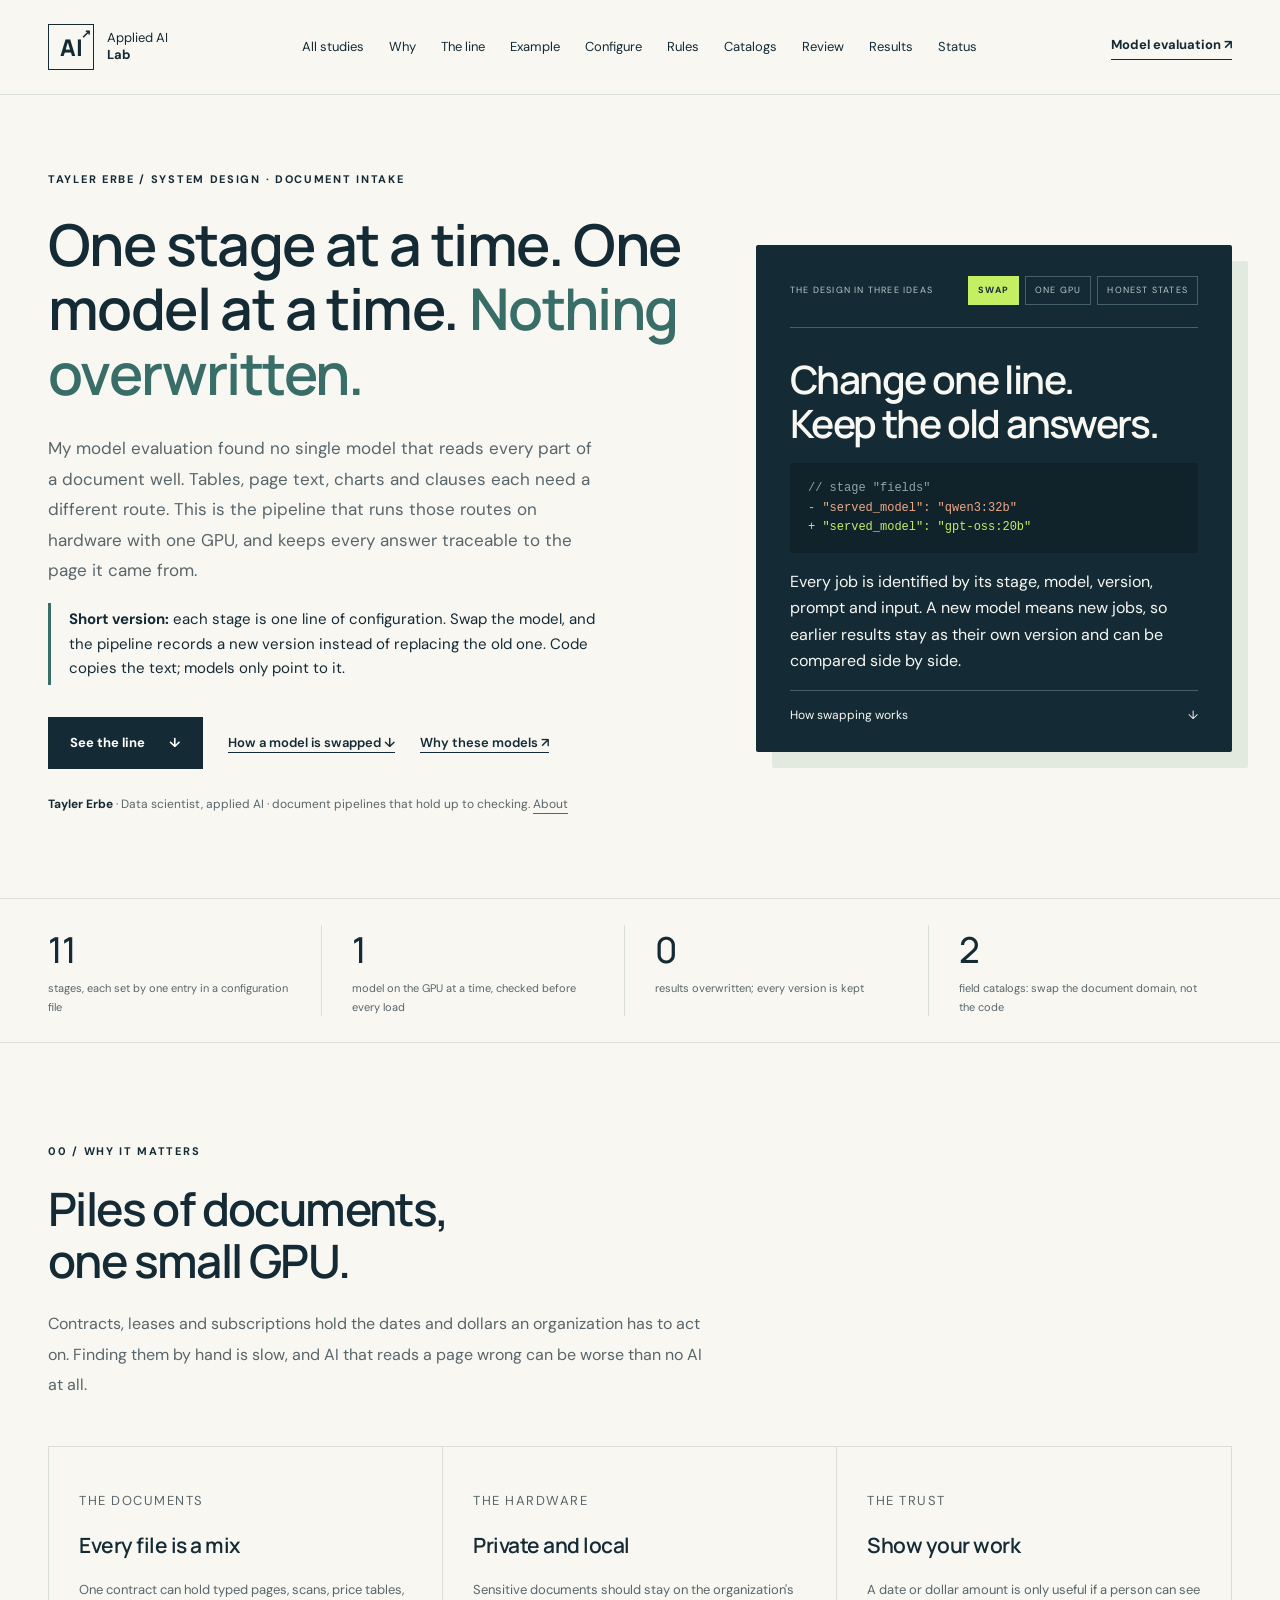
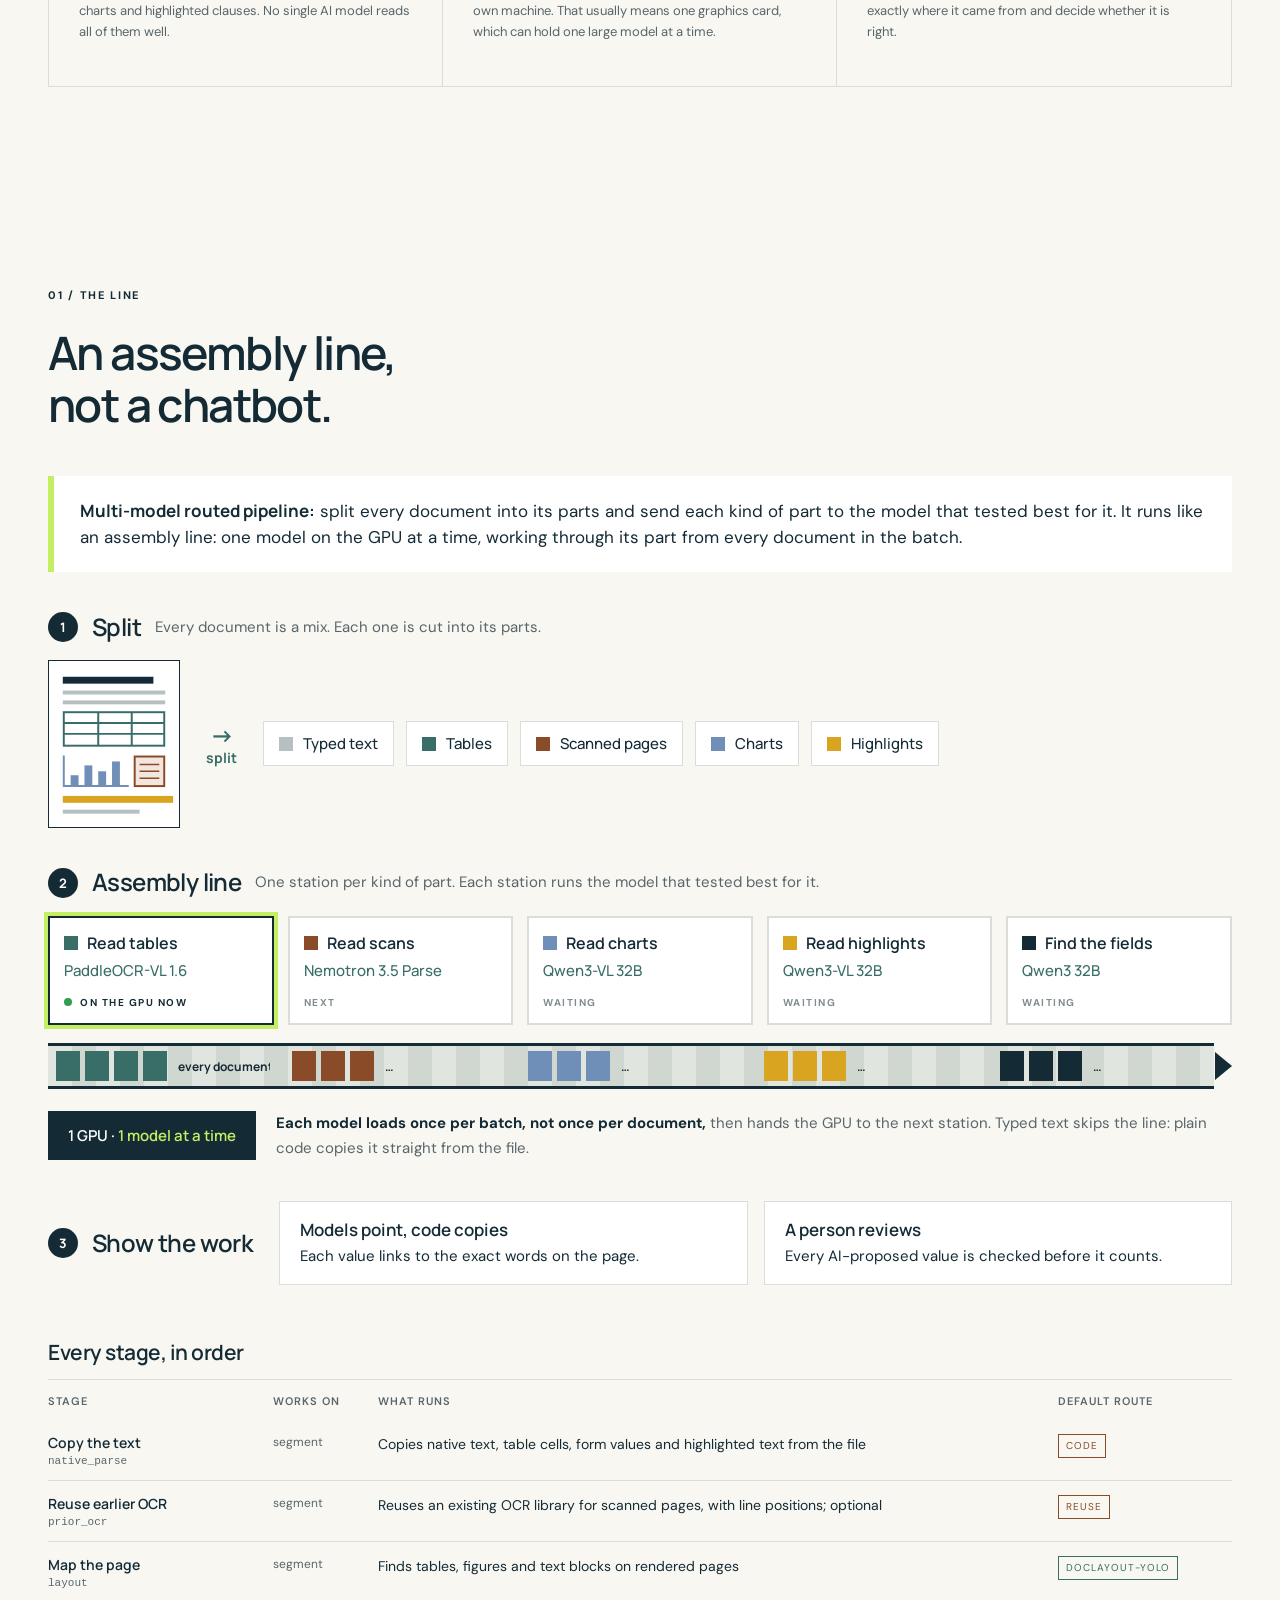
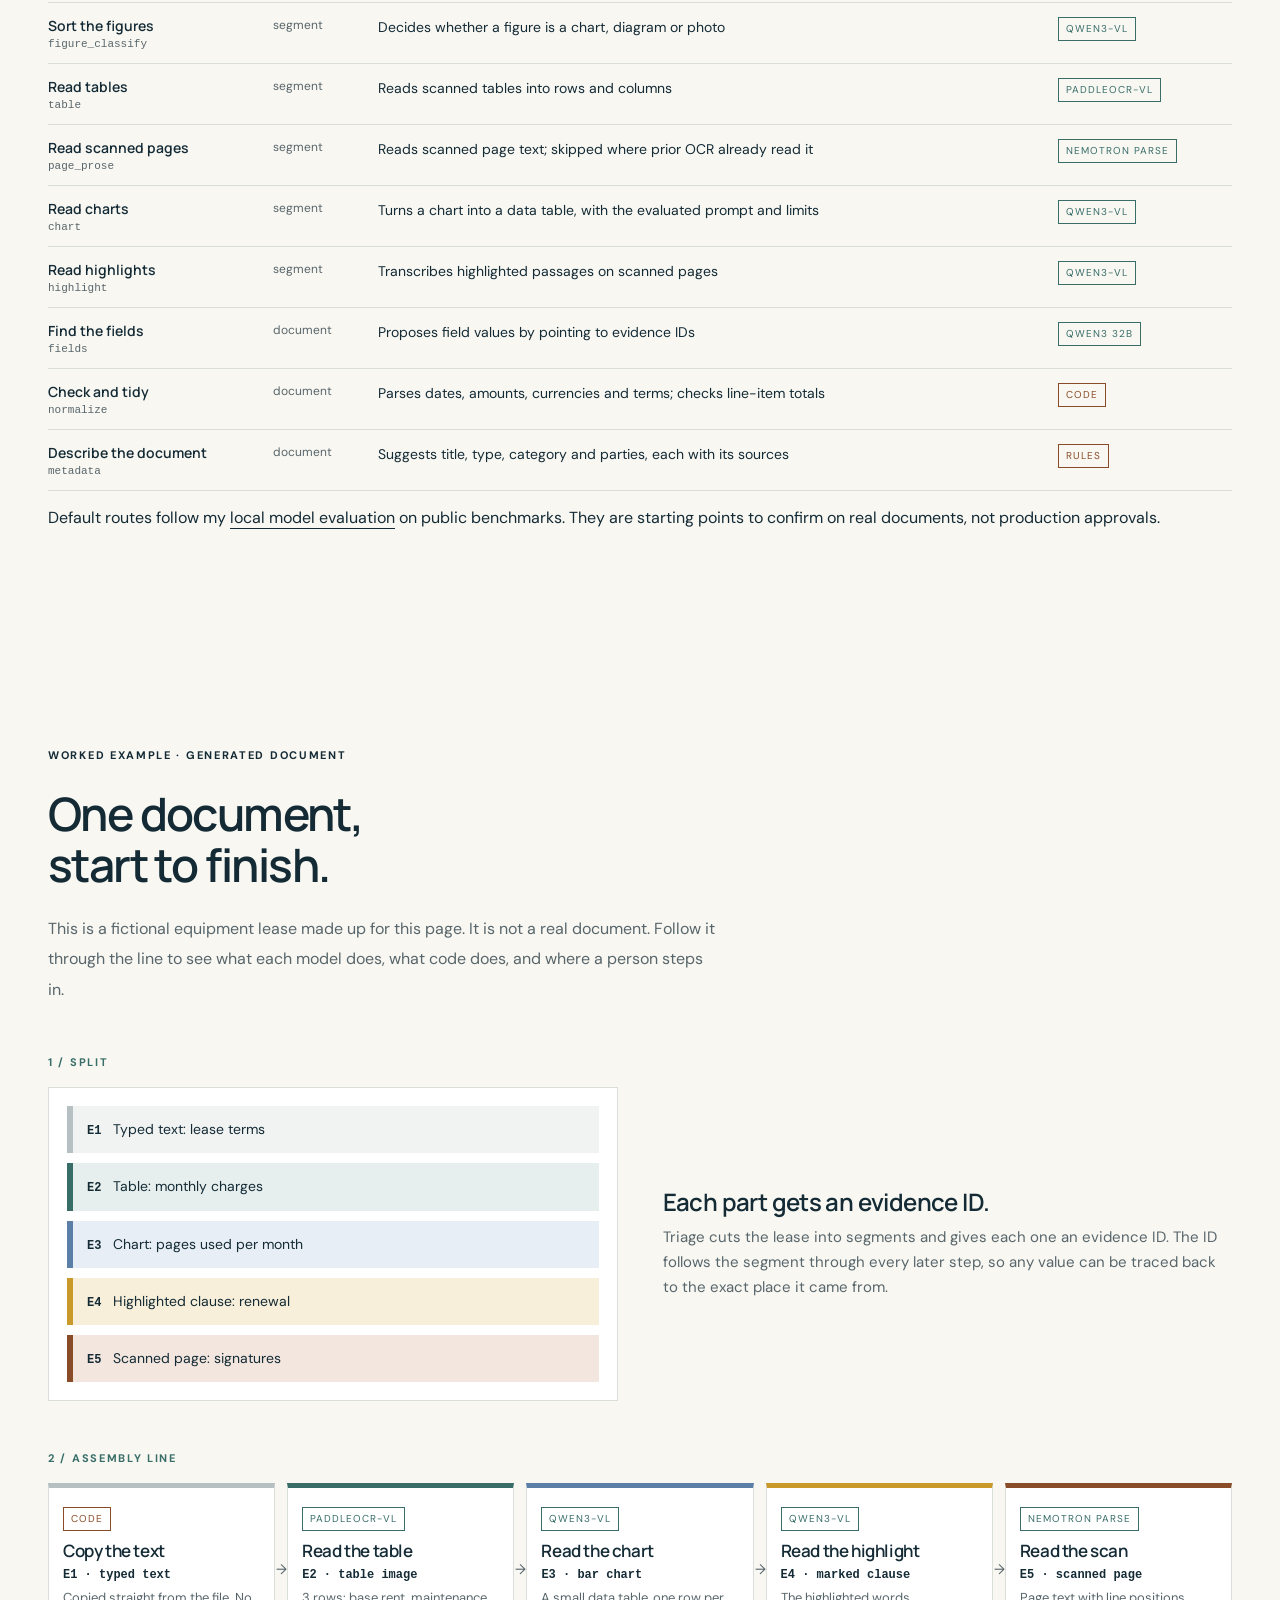
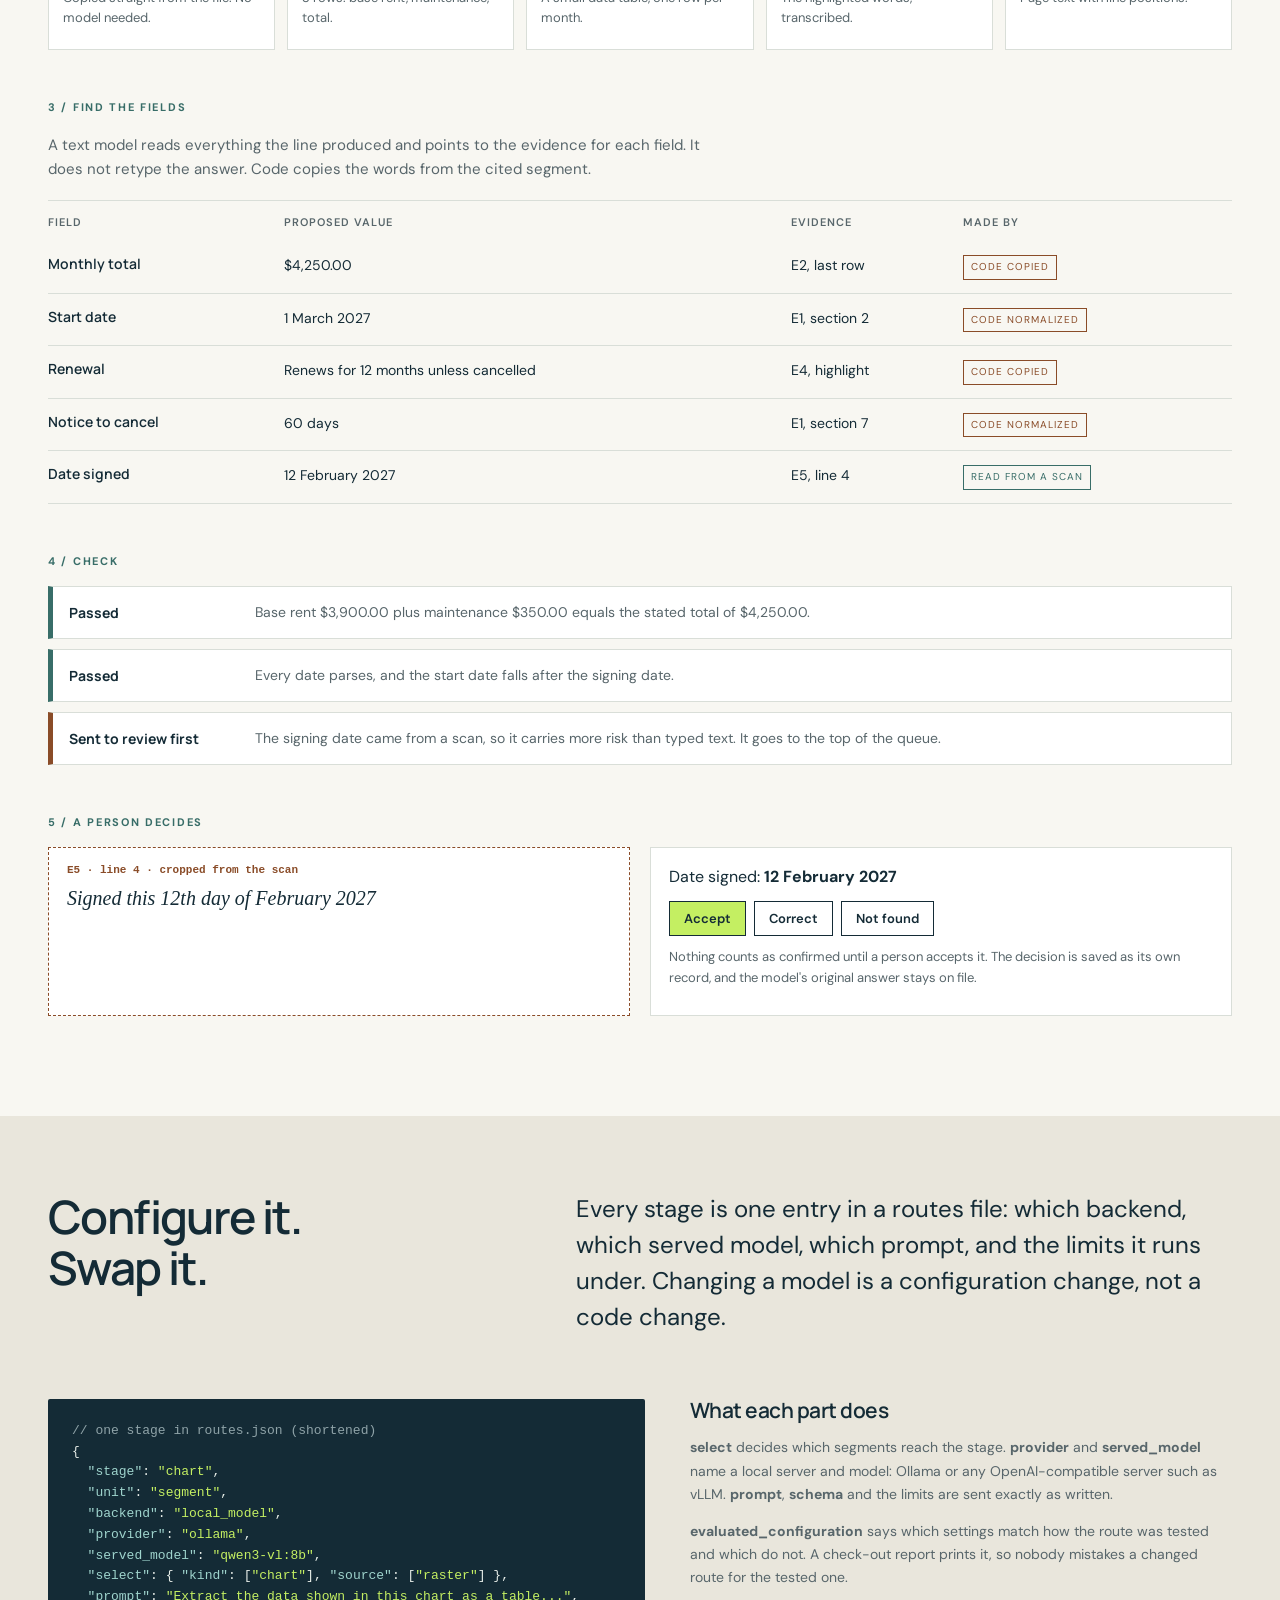
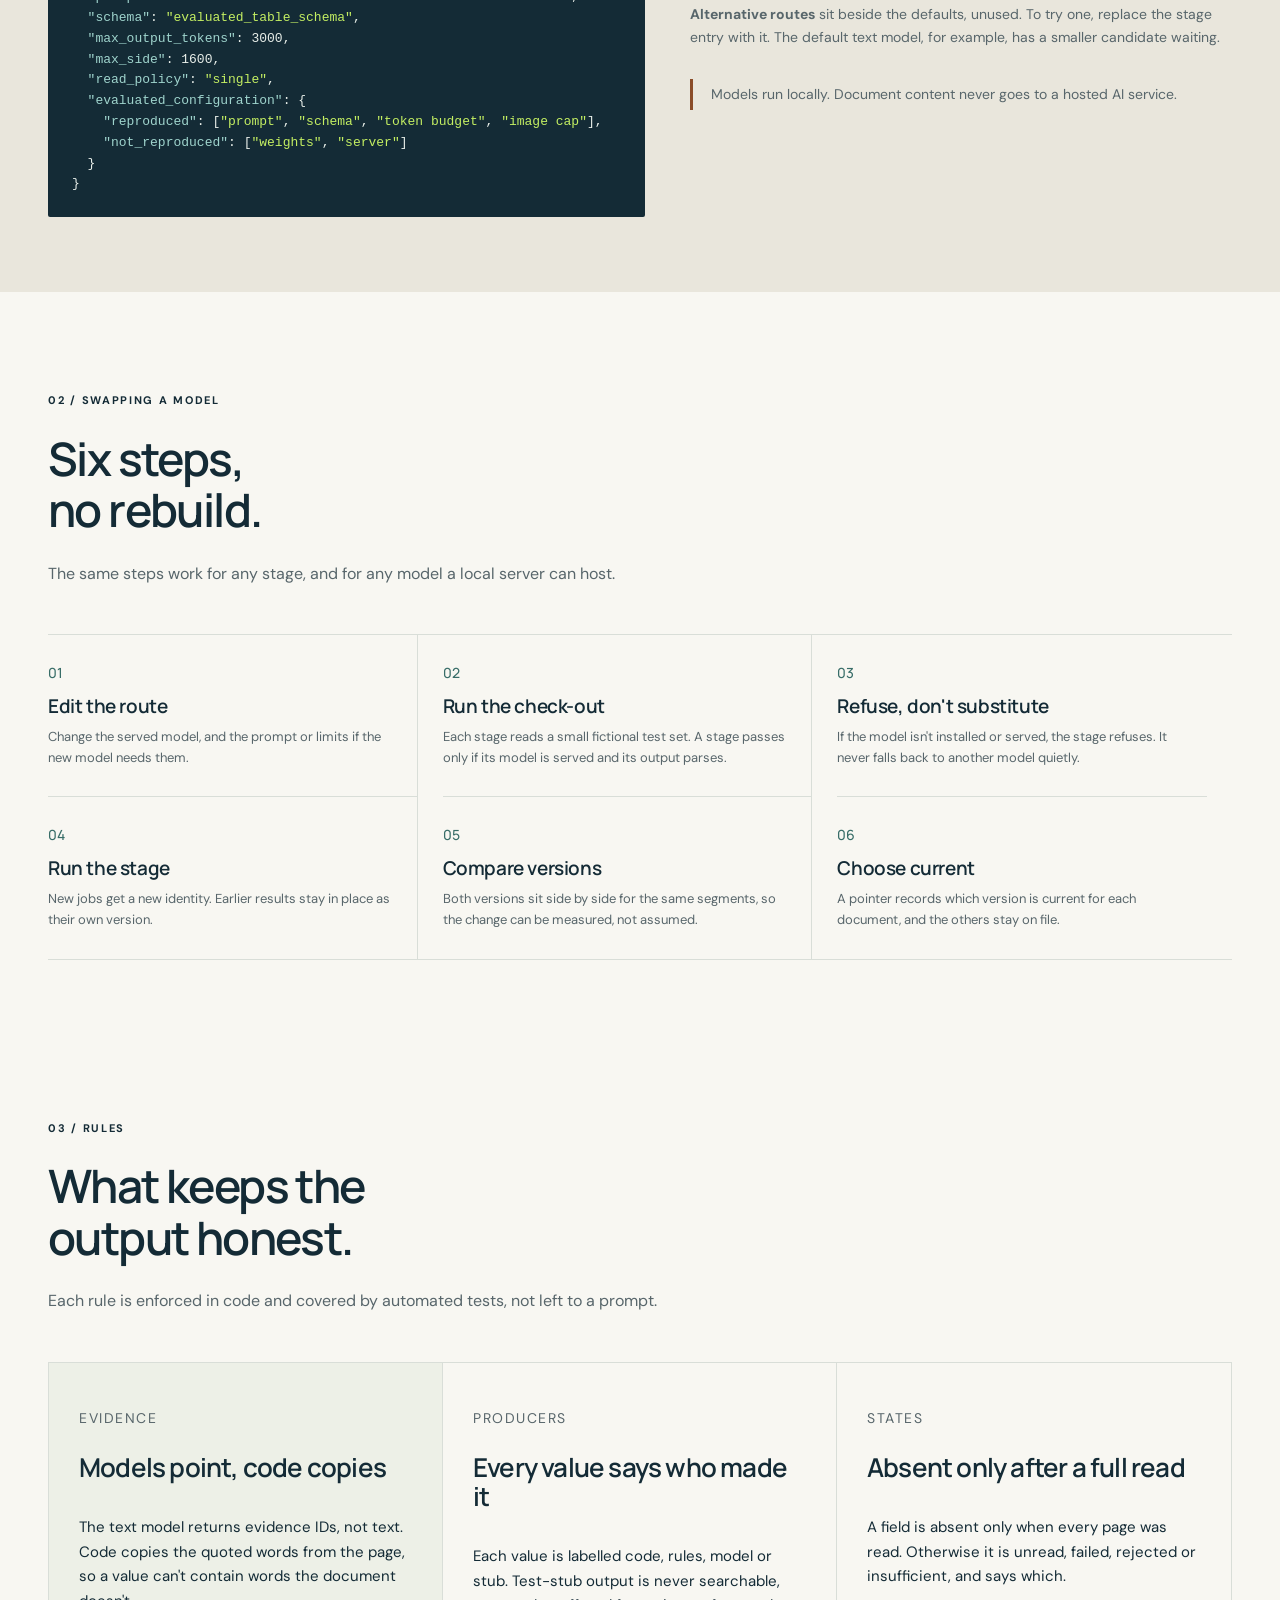
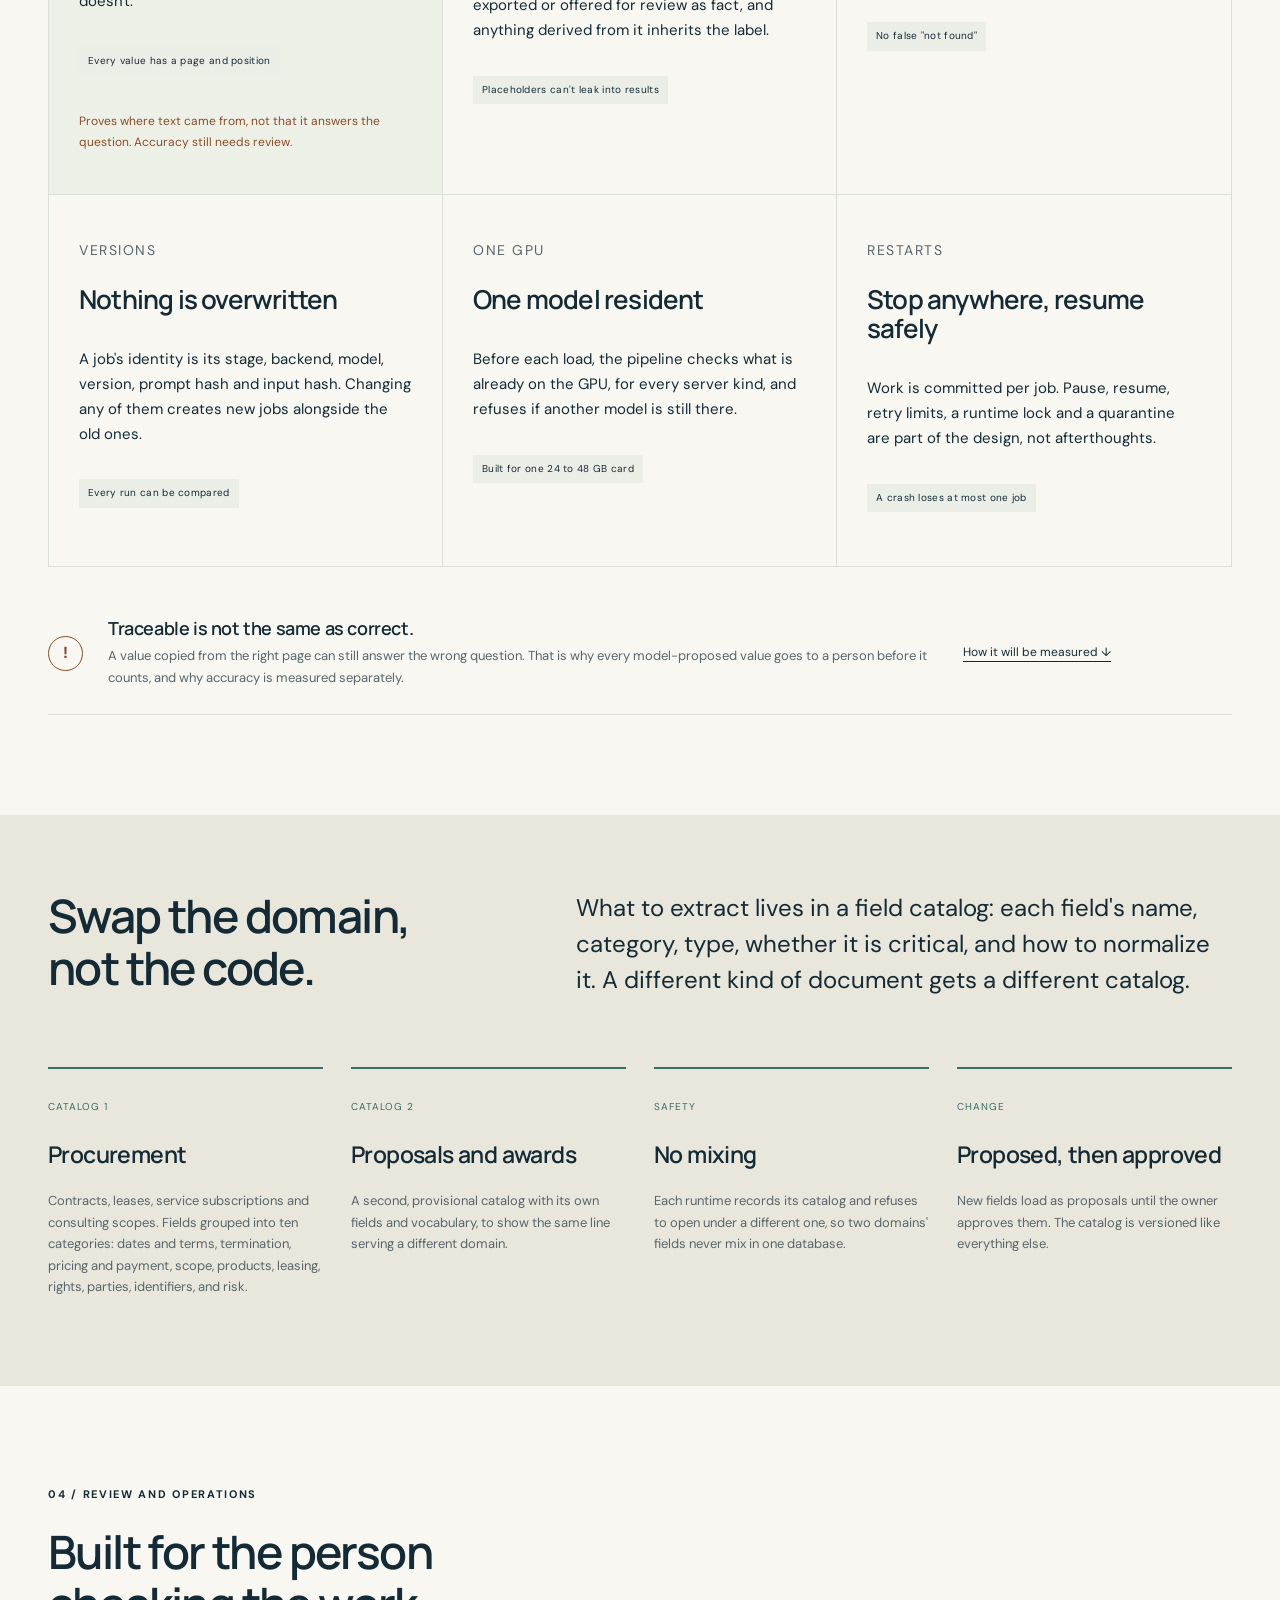
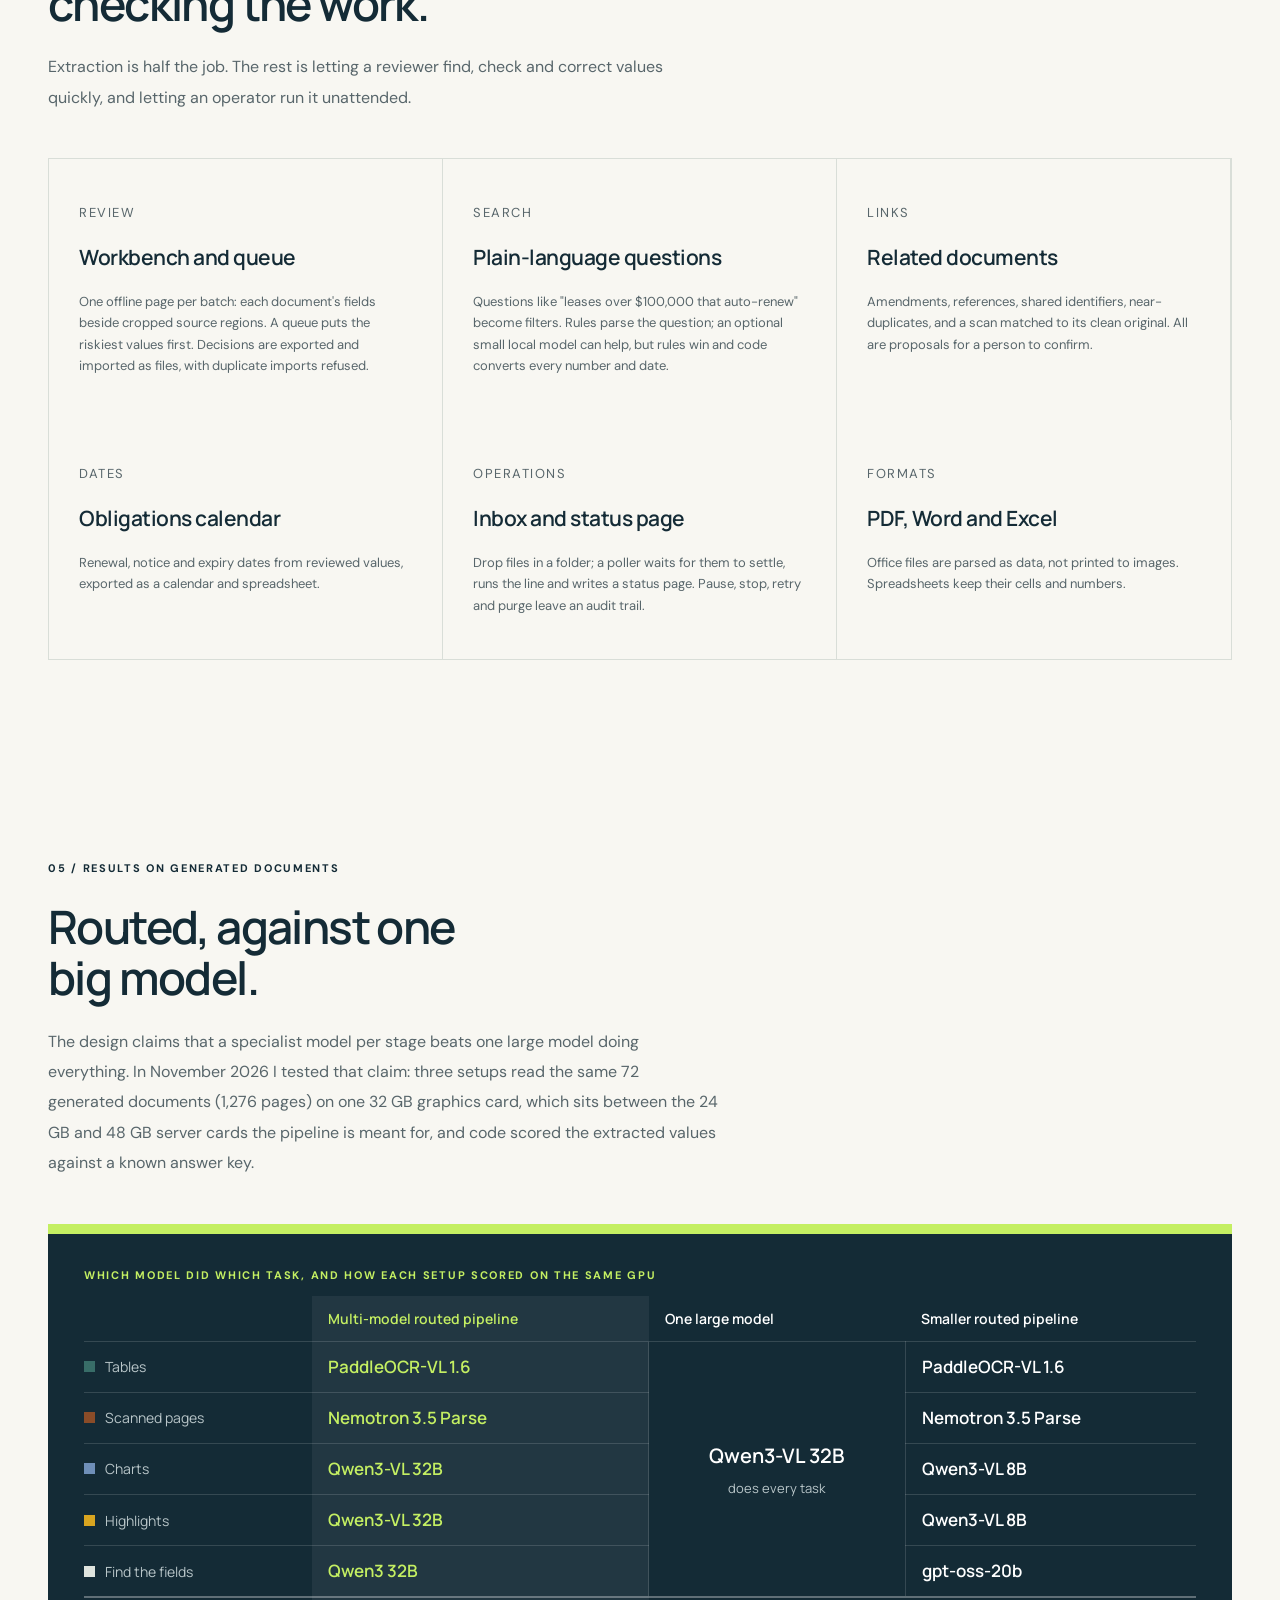
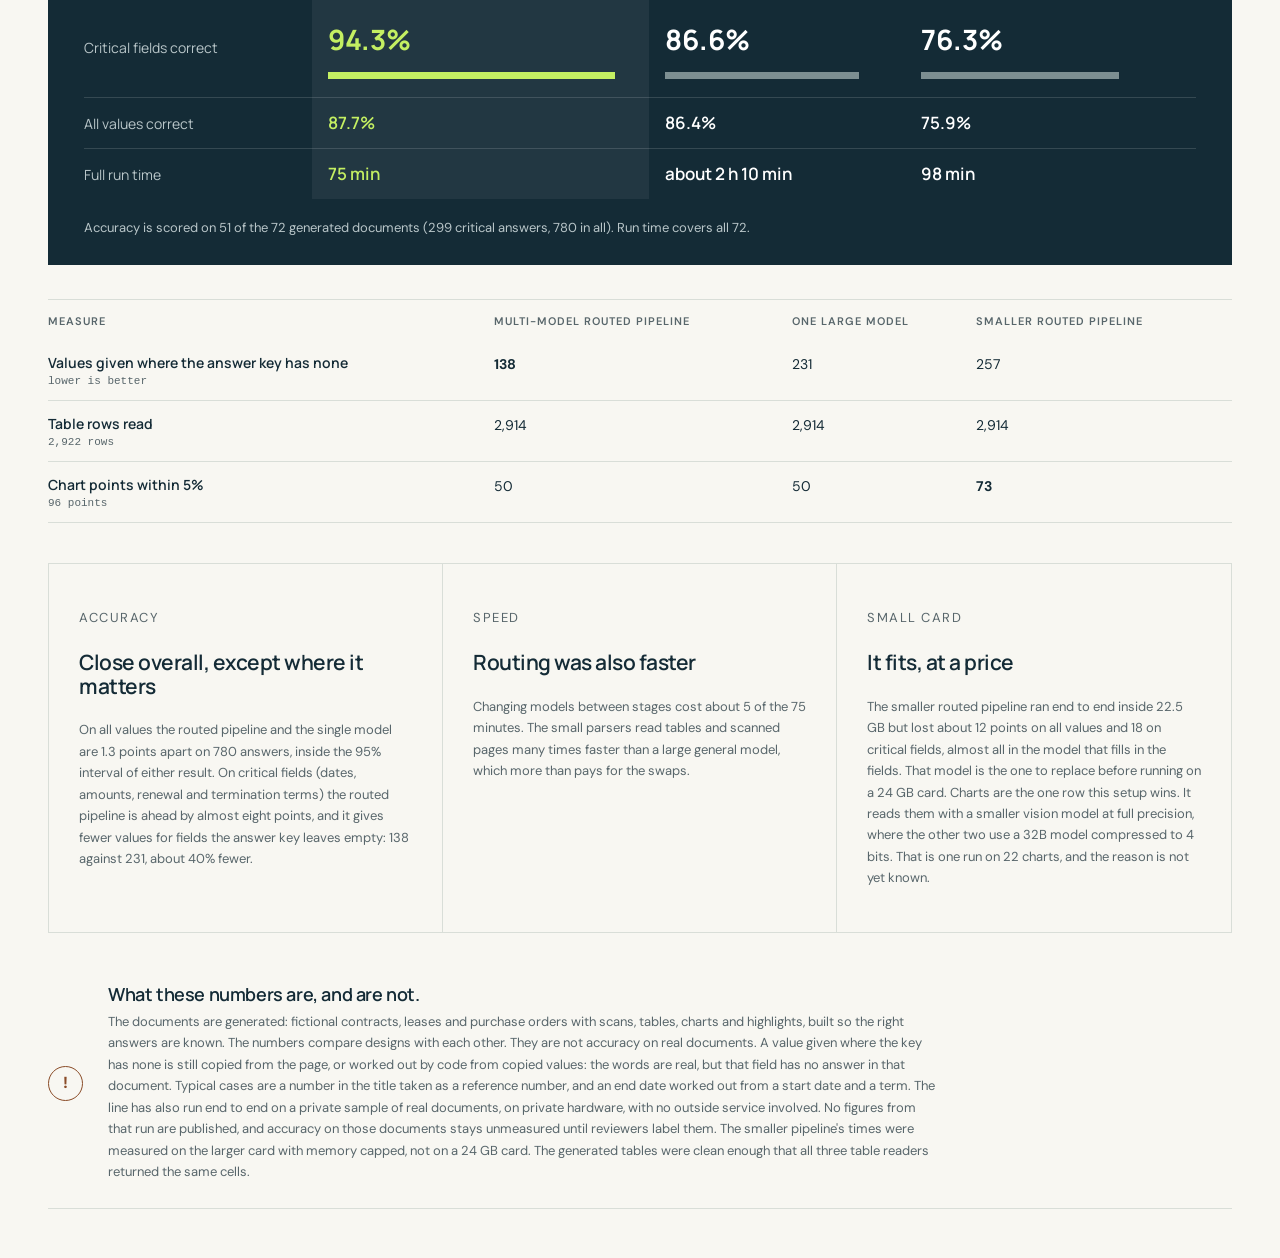
<file: index.html>
<!doctype html><html lang="en"><head><meta charset="utf-8"><title>Intake Pipeline Design</title><meta http-equiv="refresh" content="0; url=brief/"><link rel="canonical" href="brief/"></head><body><p><a href="brief/">Intake pipeline design brief</a></p></body></html>
</file>
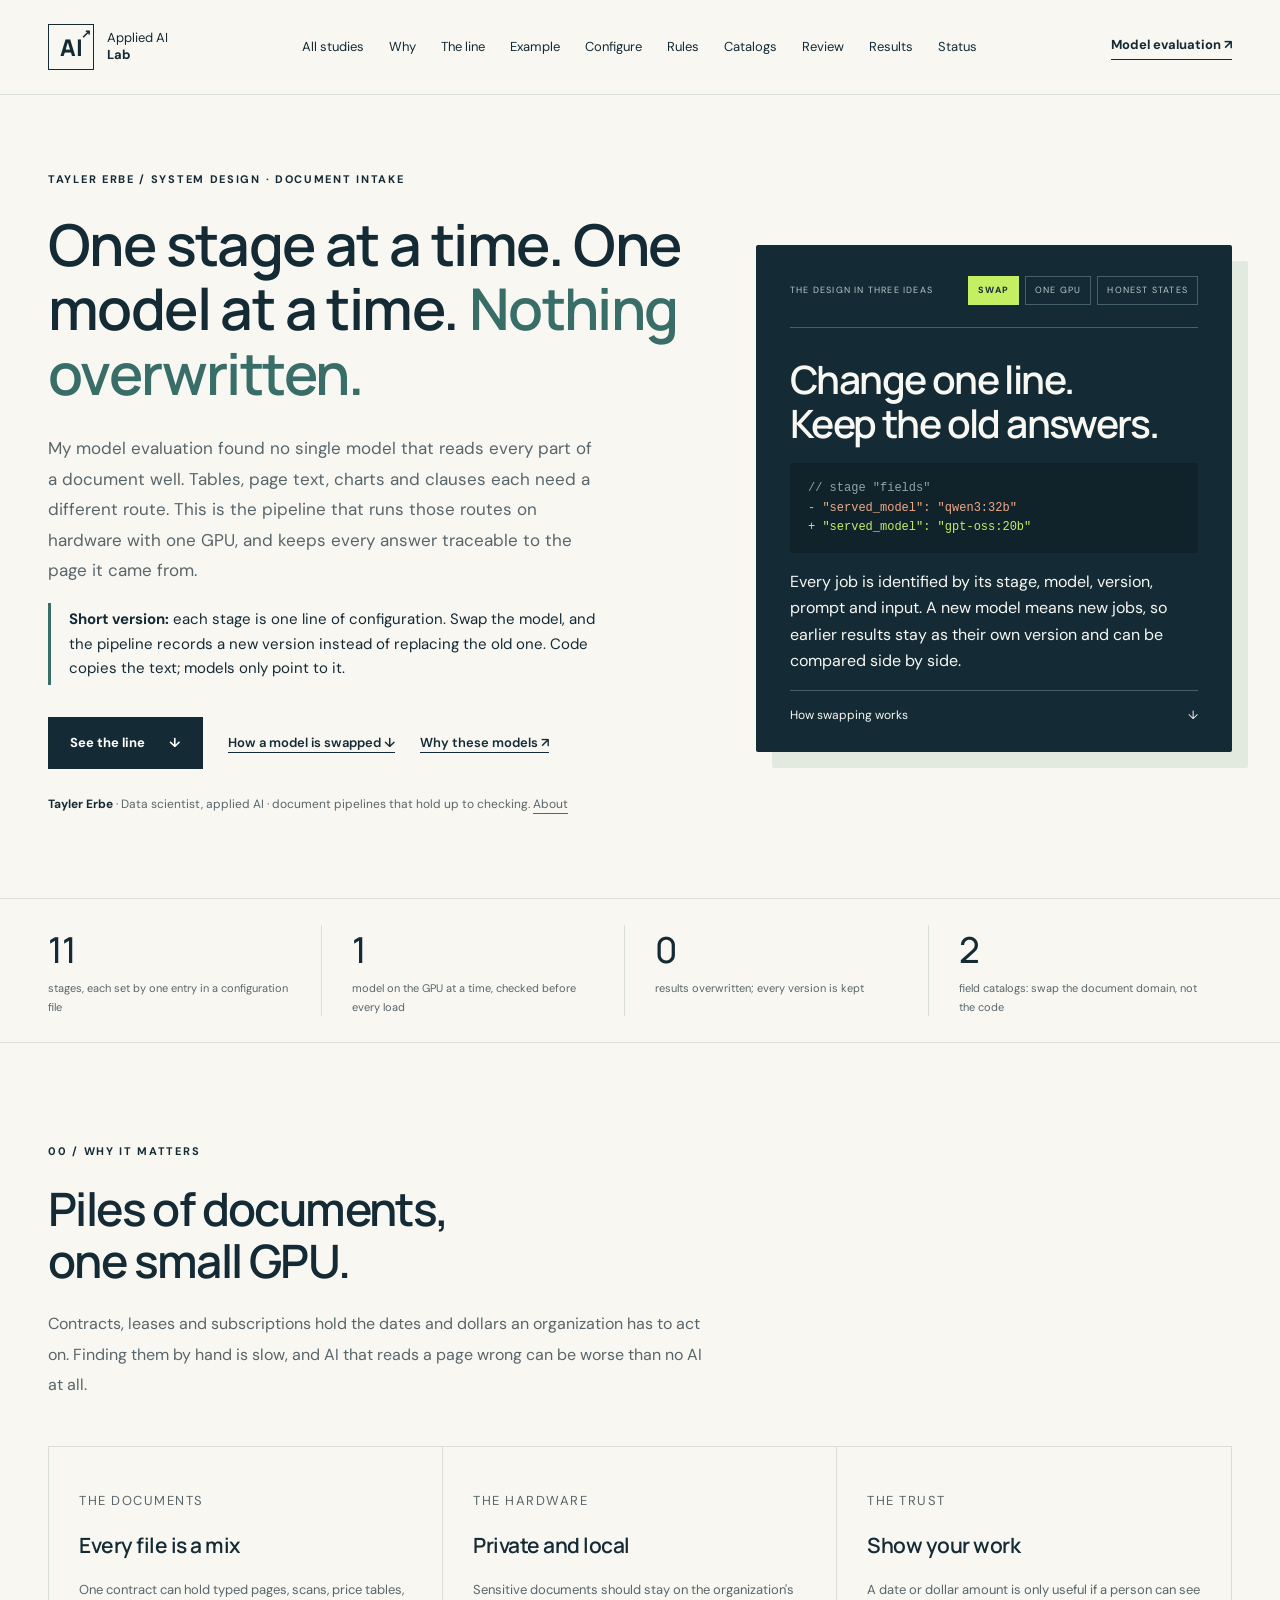
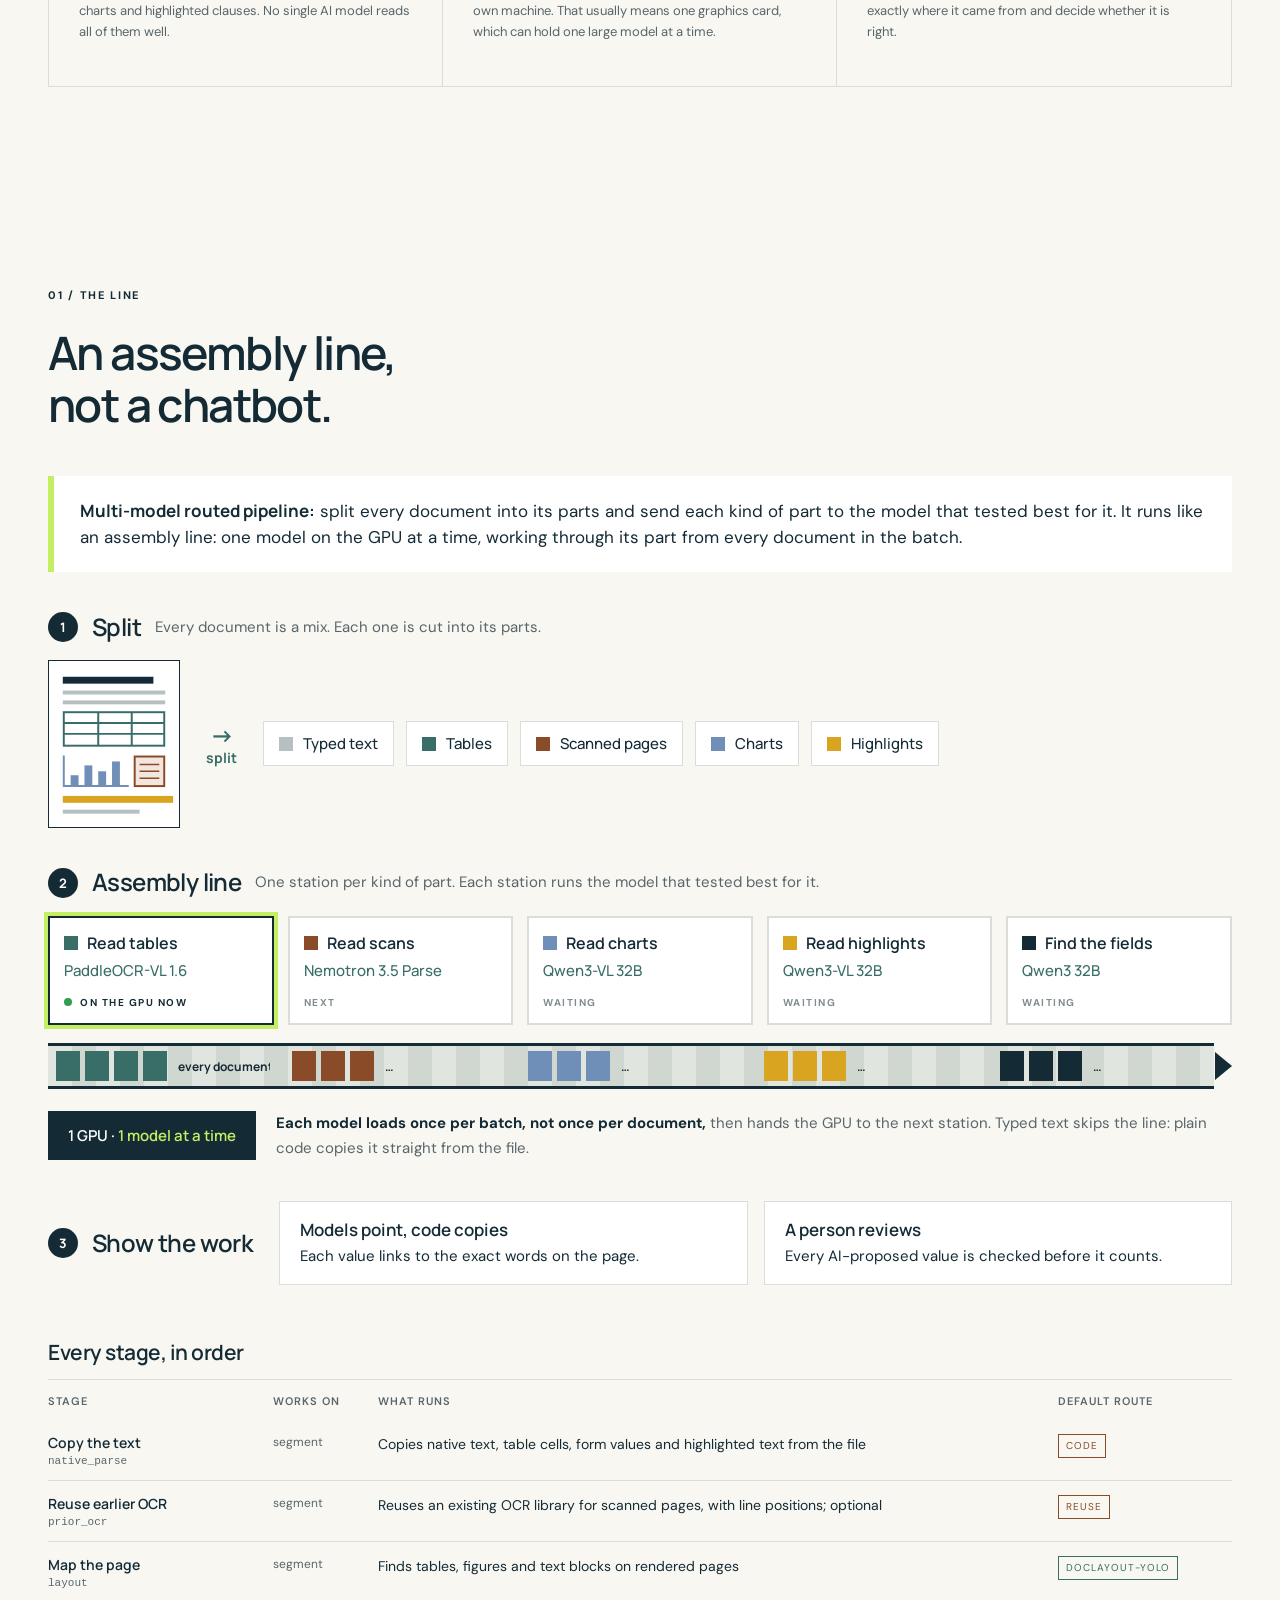
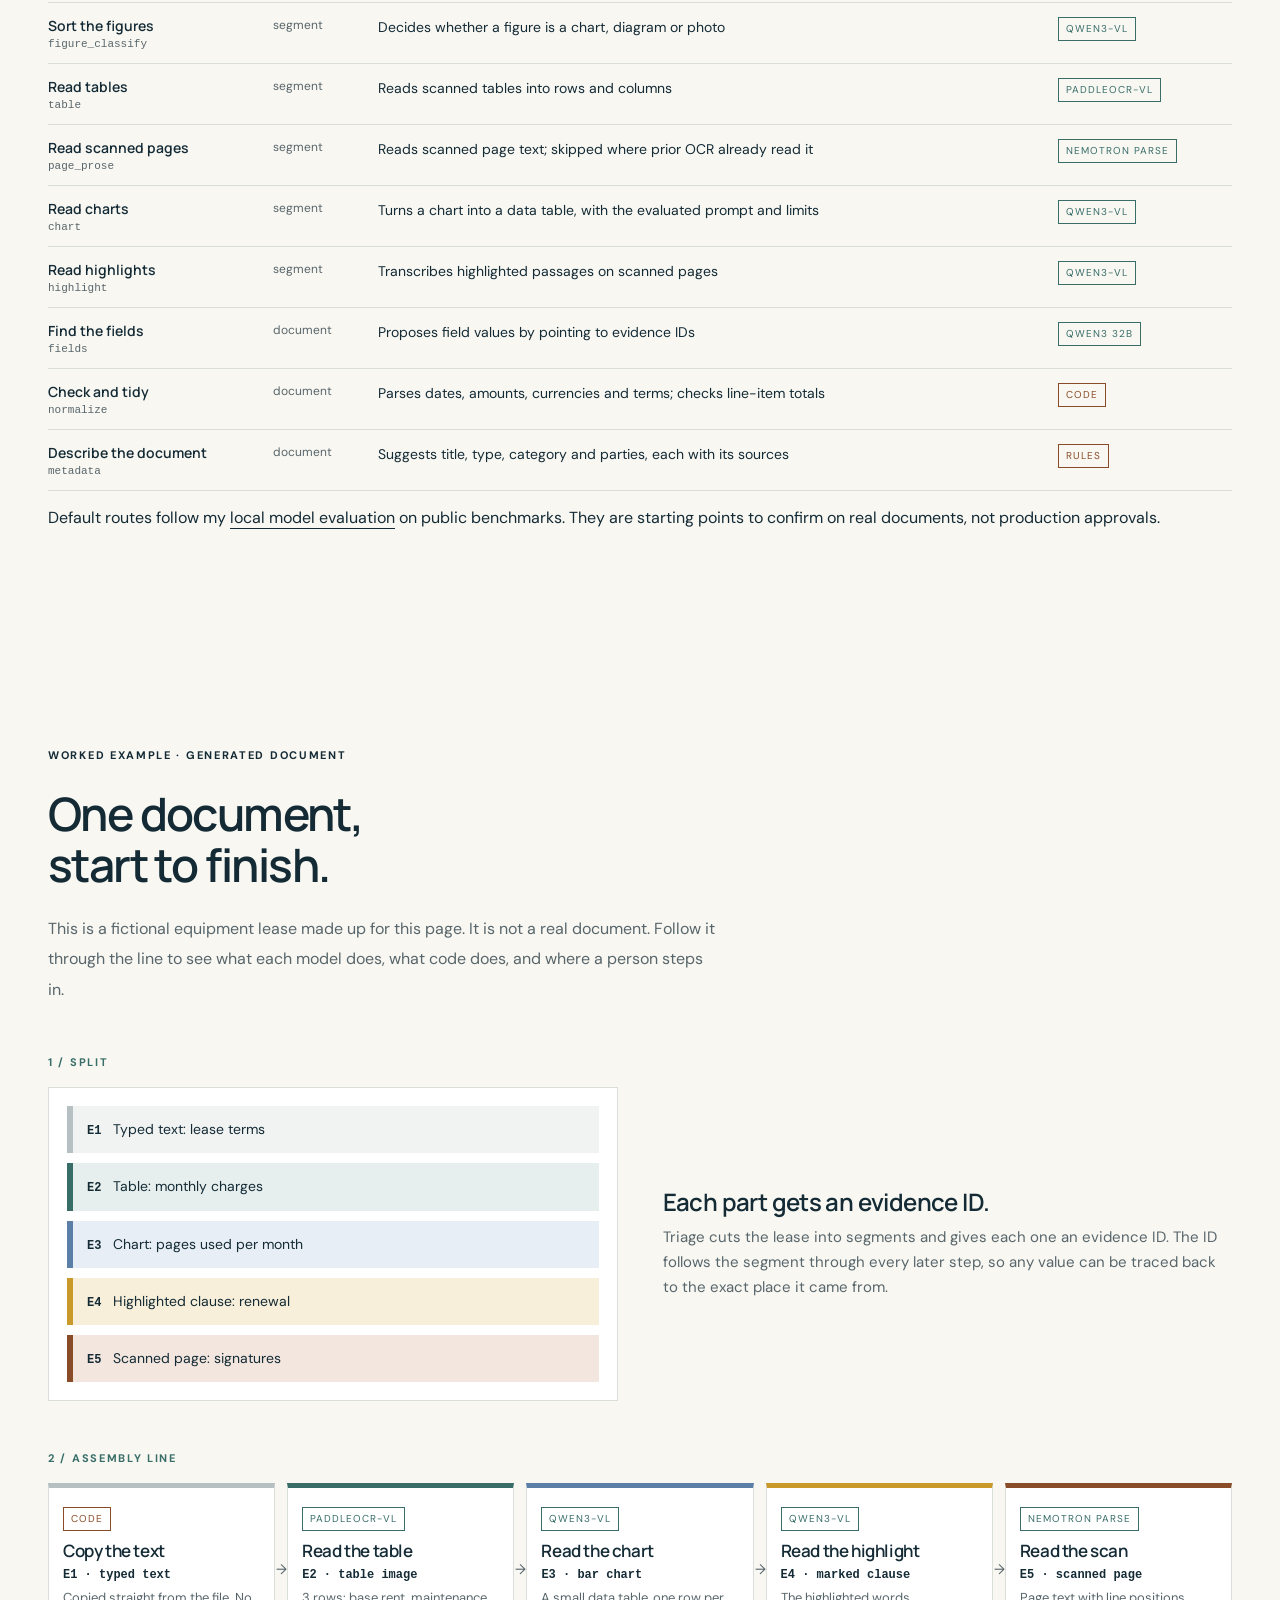
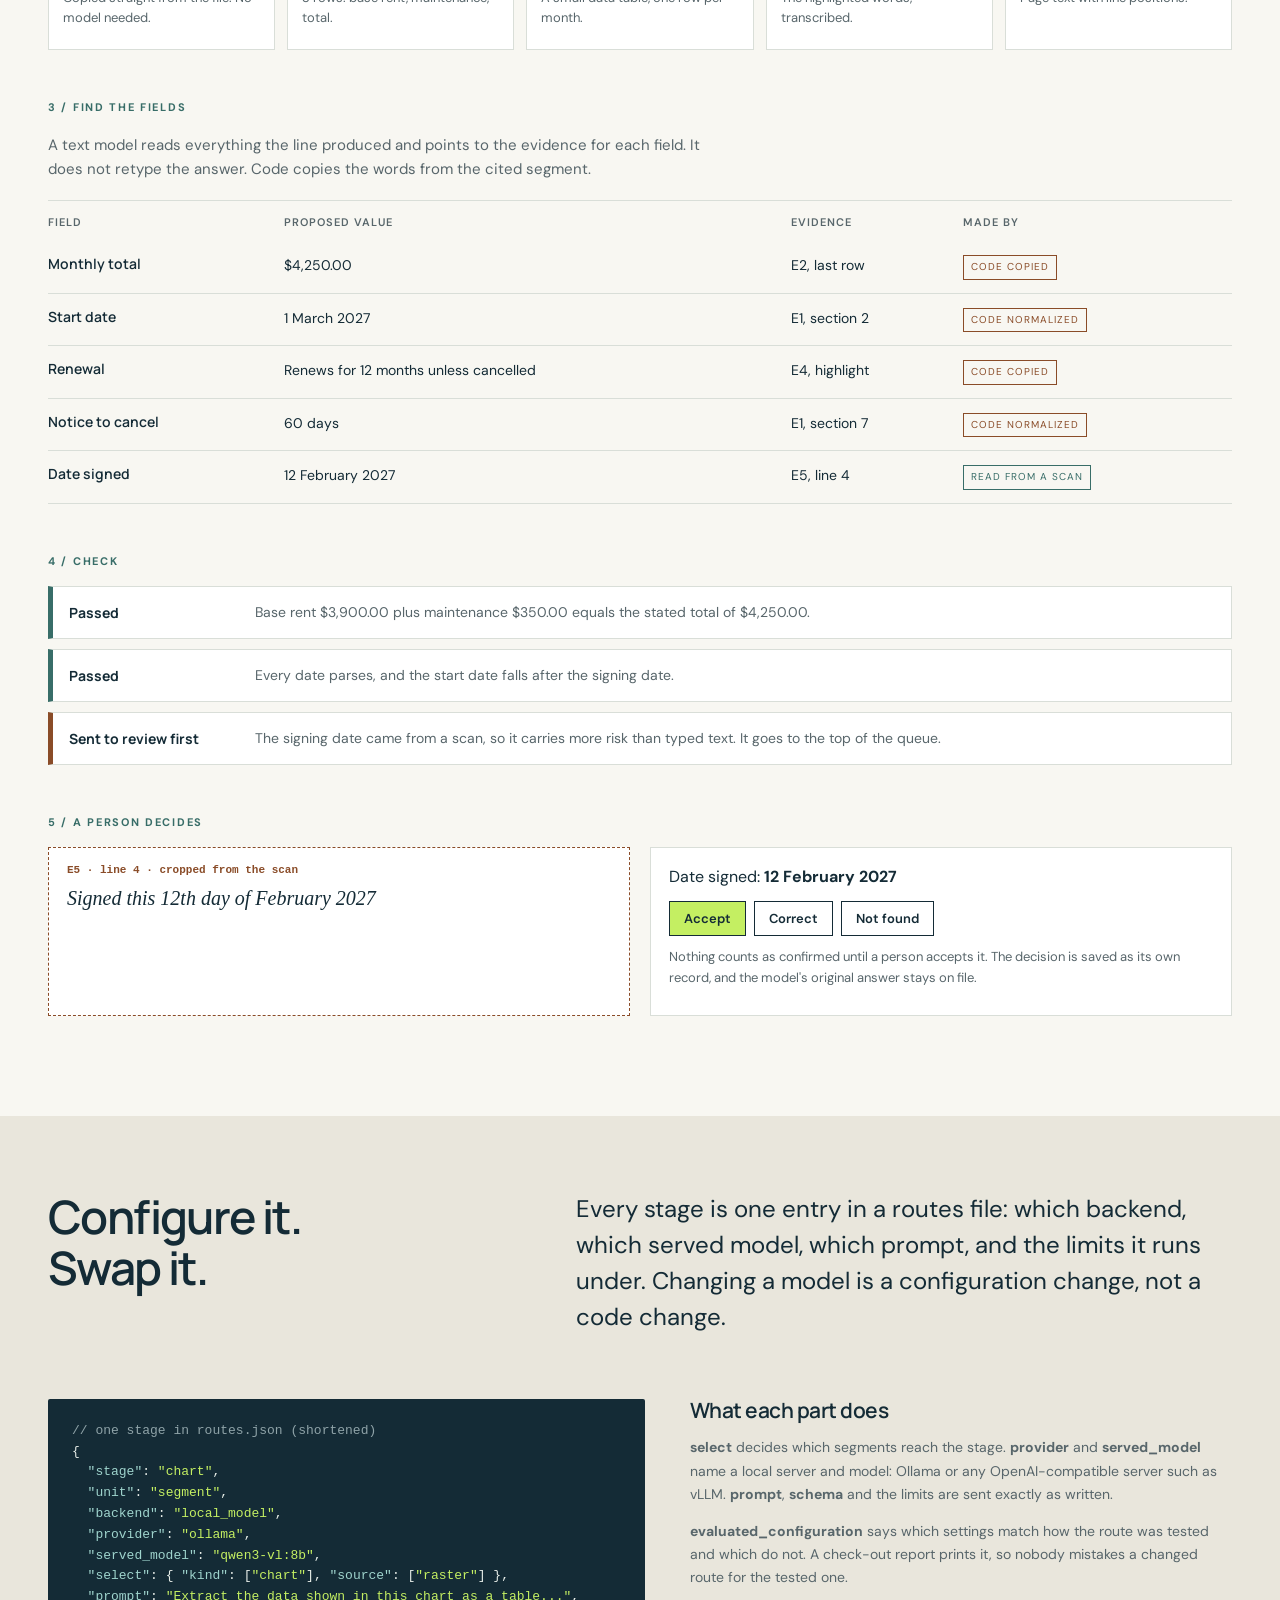
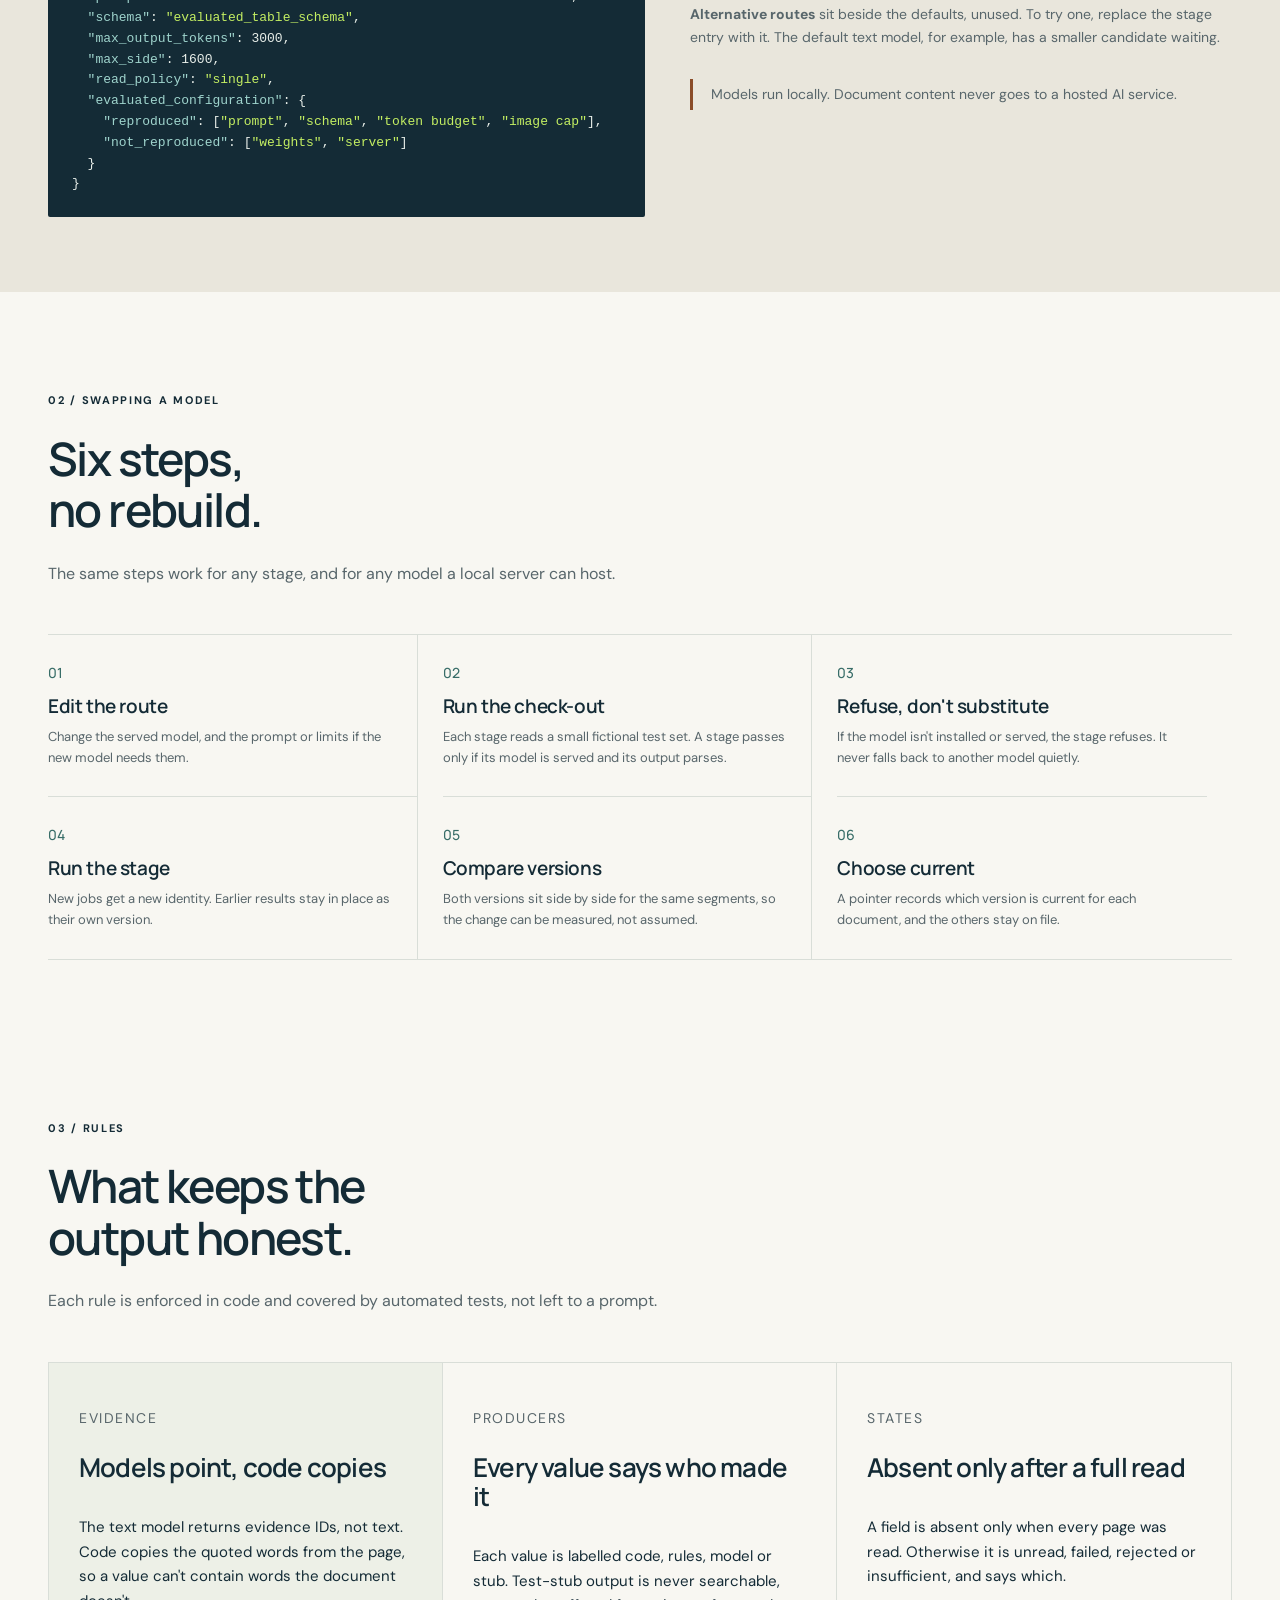
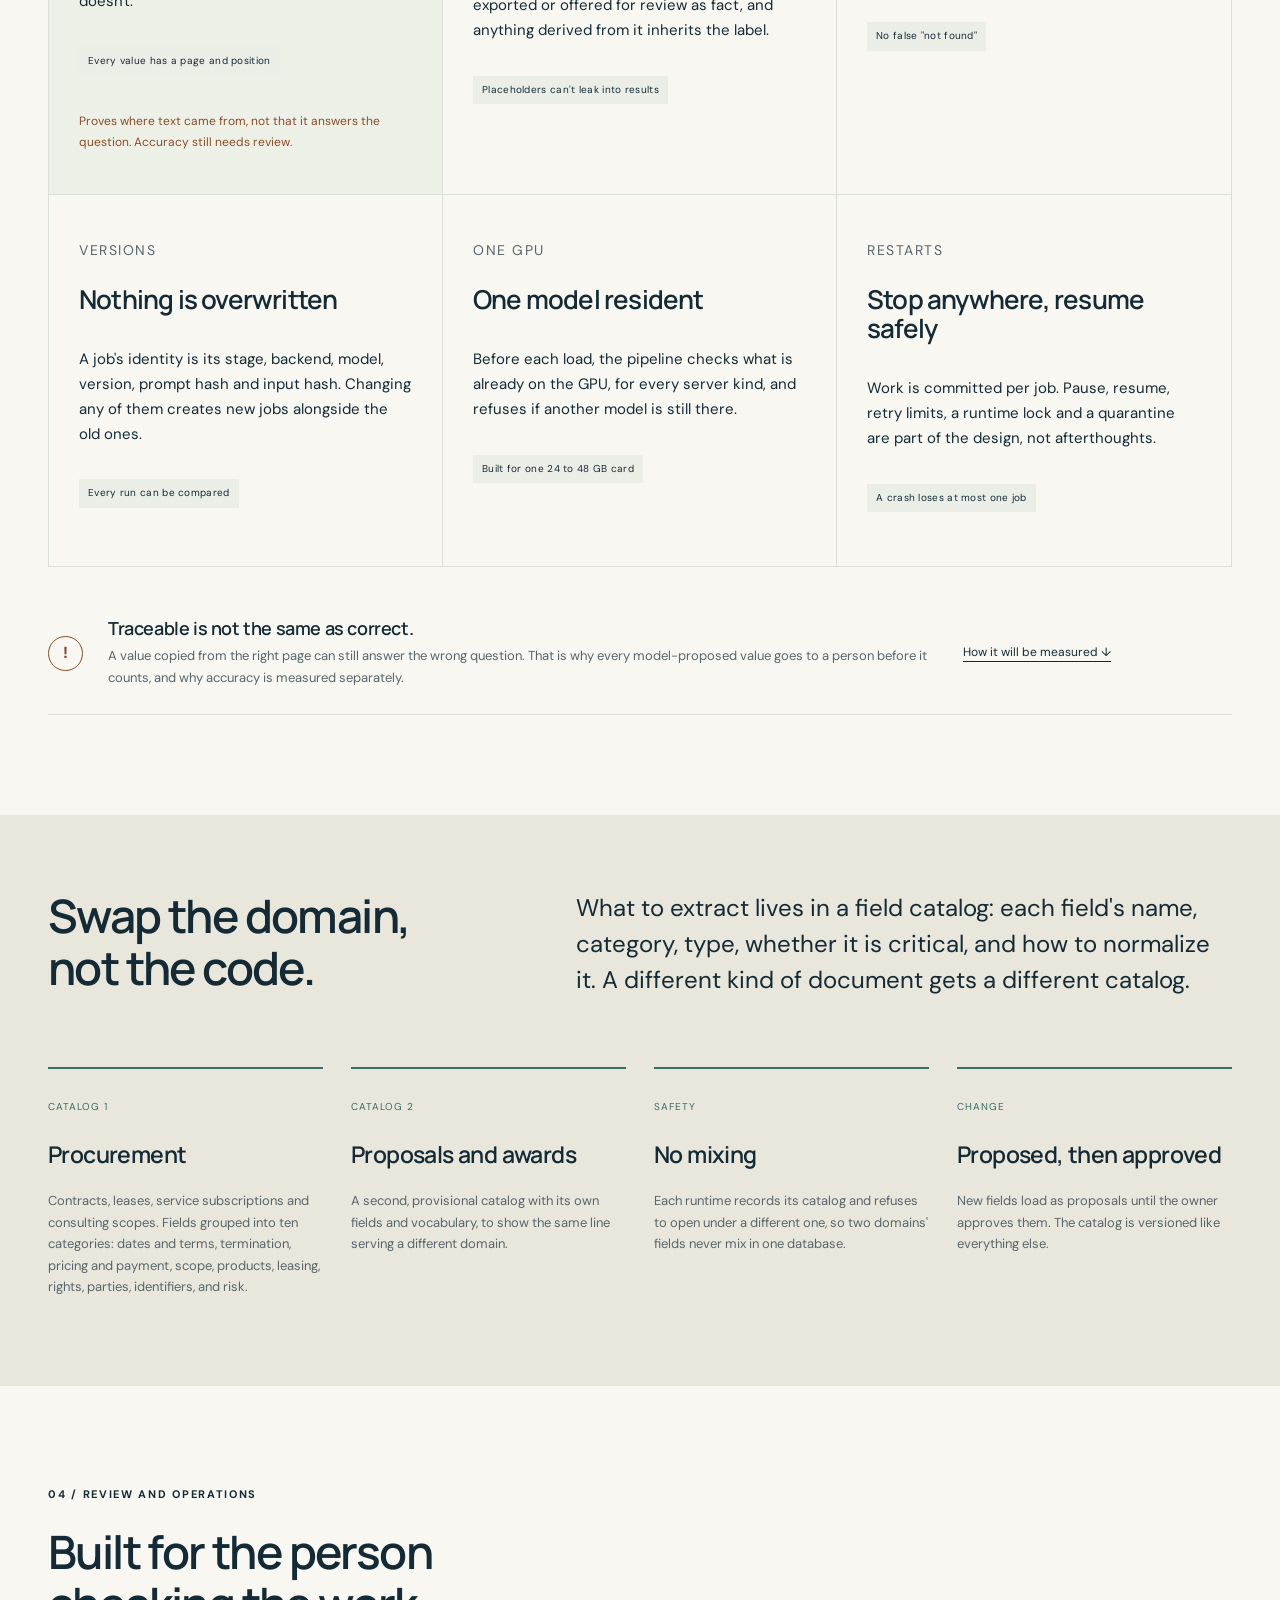
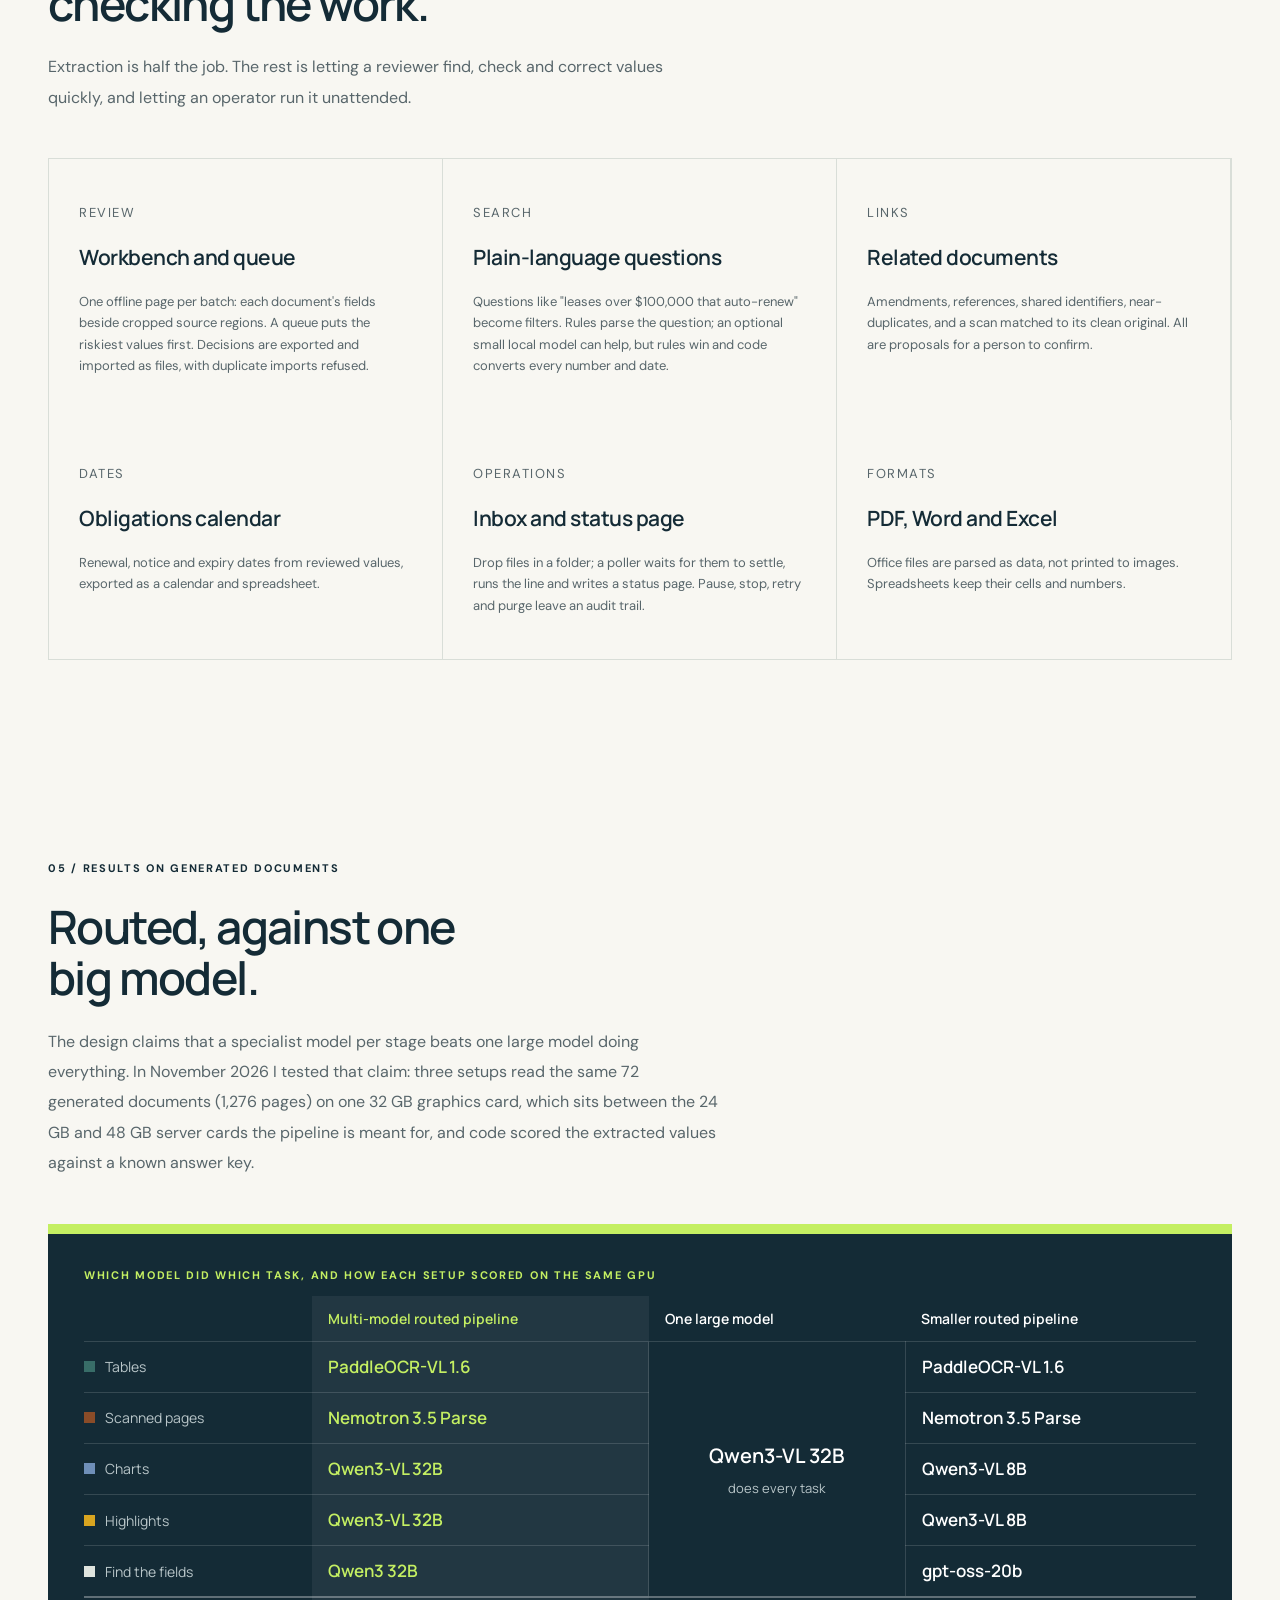
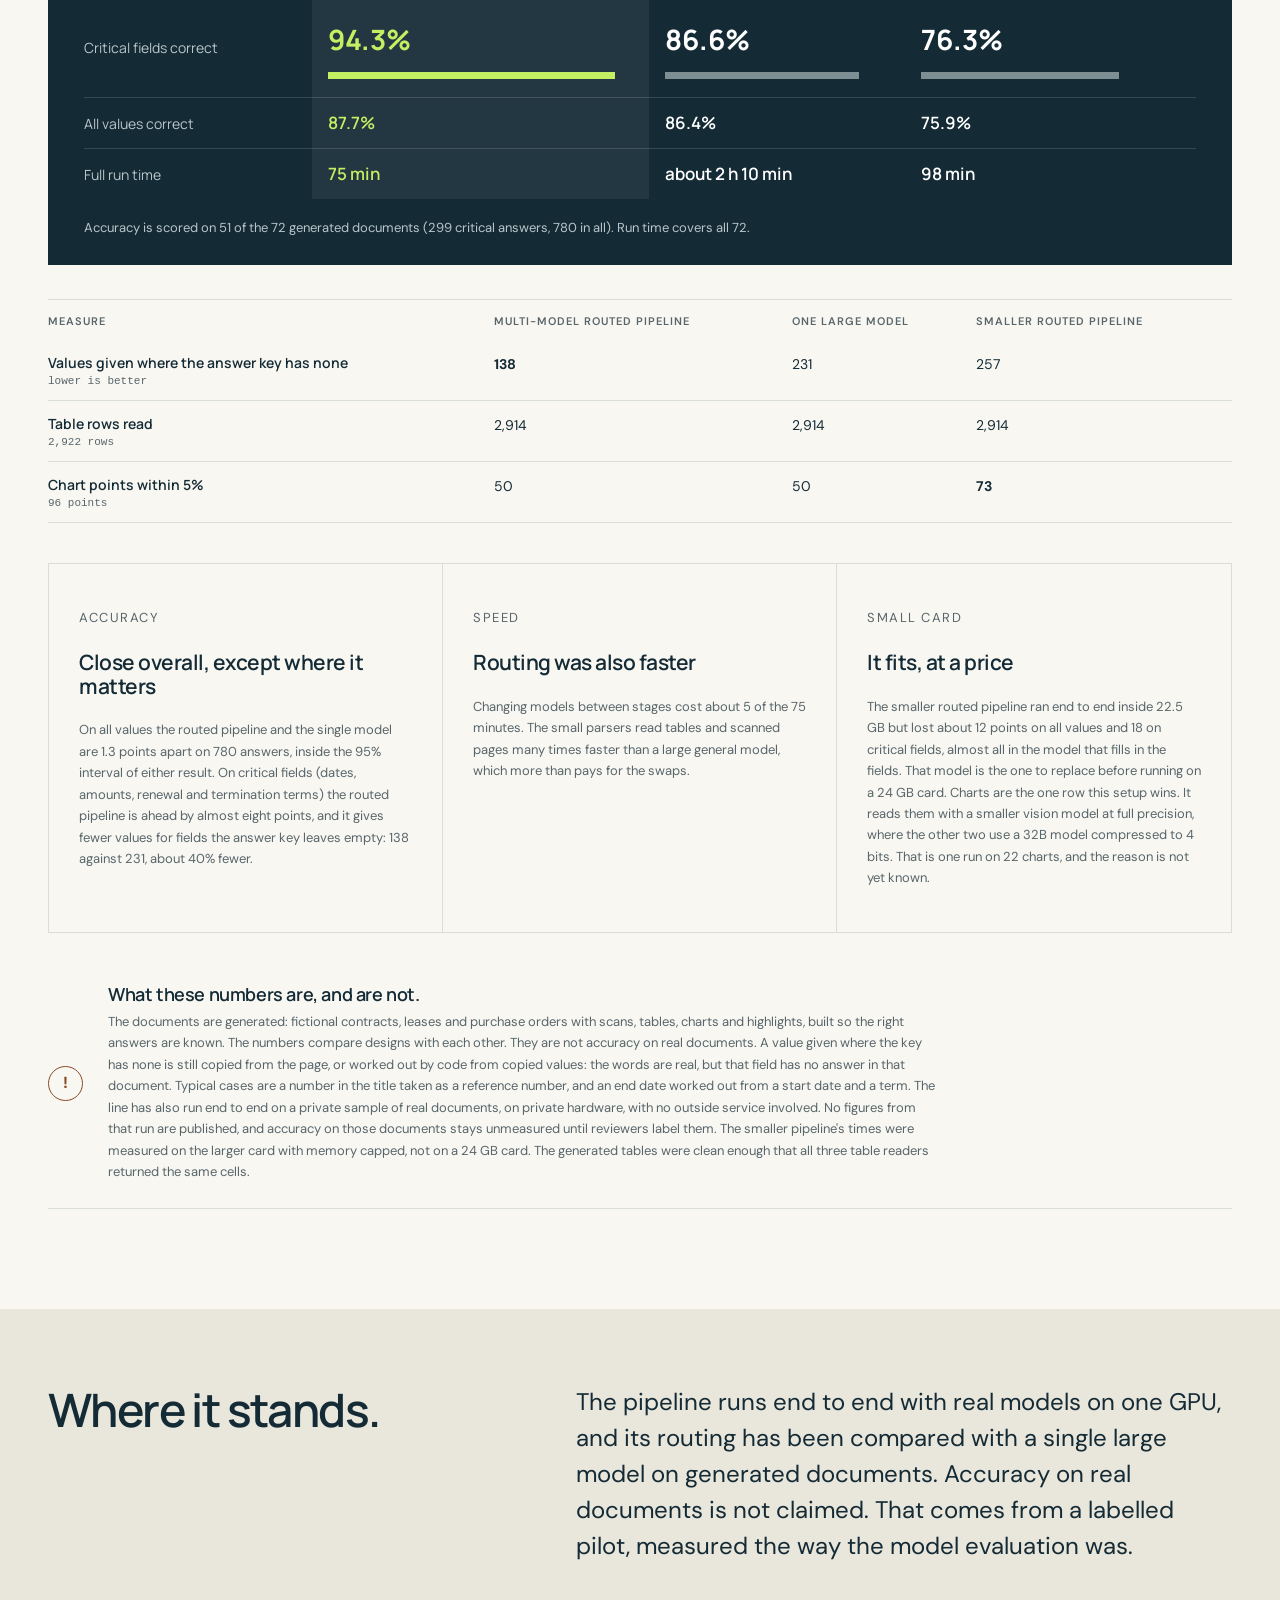
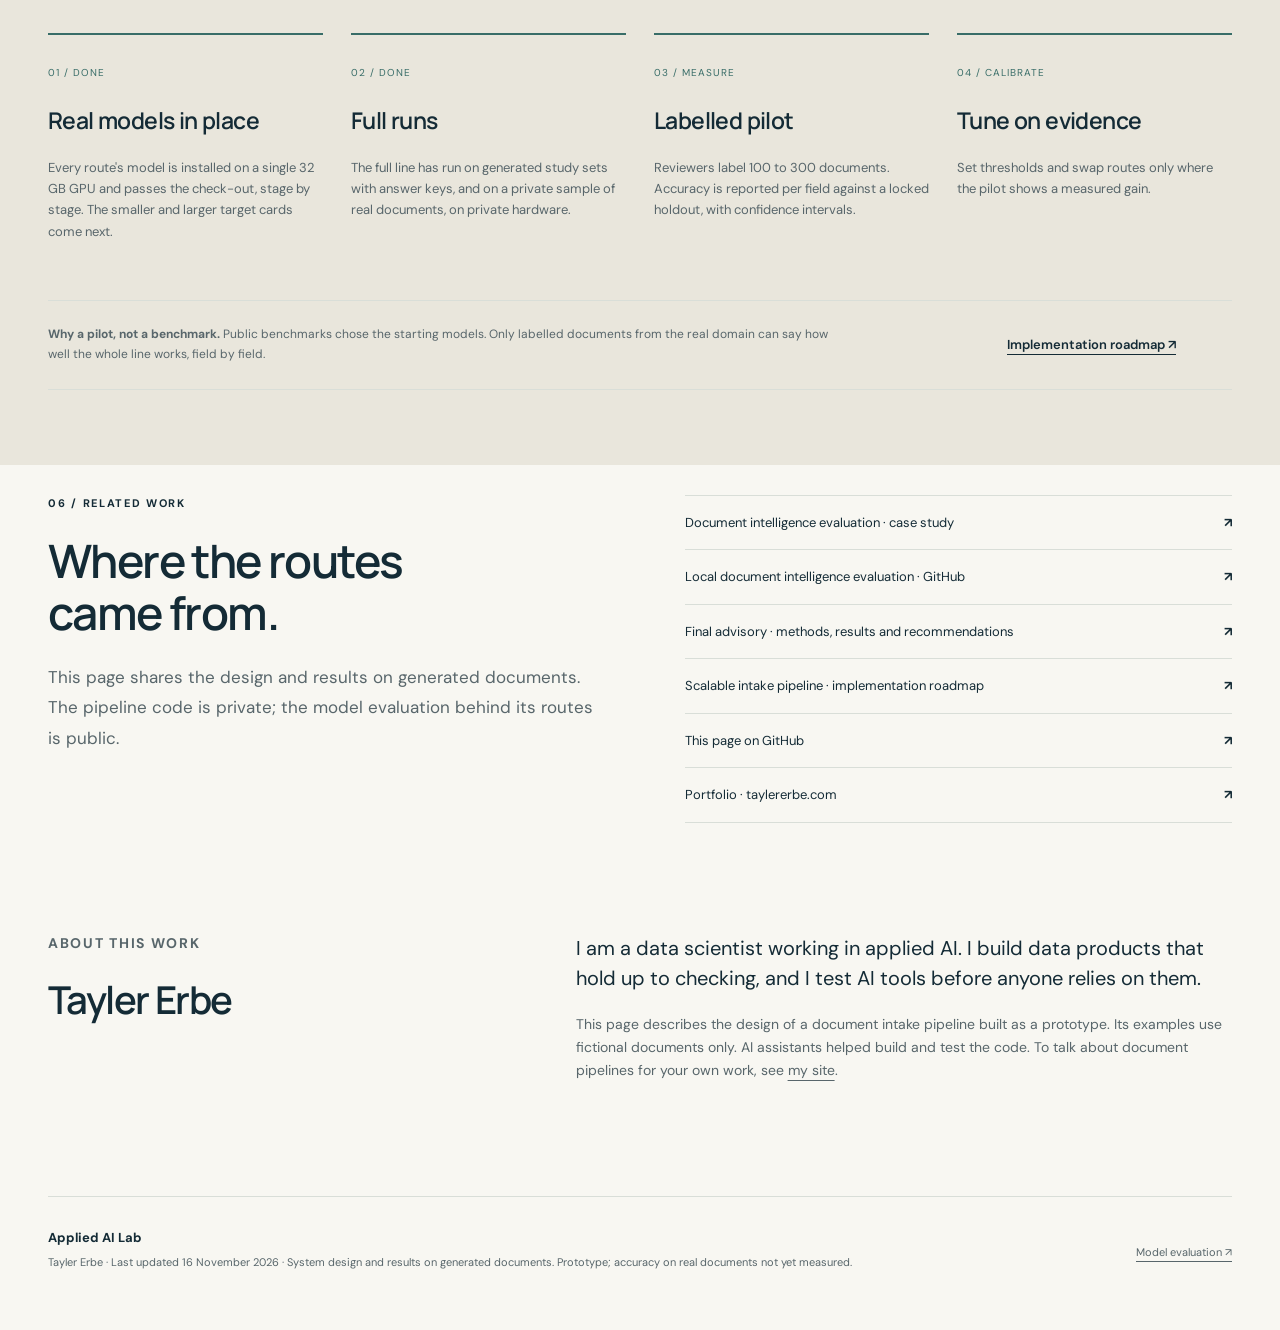
<file: brief/index.html>
<!doctype html>
<html lang="en"><head><meta charset="utf-8"><meta name="viewport" content="width=device-width,initial-scale=1"><meta name="theme-color" content="#142b36">
<meta name="description" content="The design of a local document intake pipeline: one stage at a time, one model at a time, models swapped by configuration, nothing overwritten. A system design brief by Tayler Erbe, Applied AI Lab.">
<title>Intake Pipeline Design · Applied AI Lab · Tayler Erbe</title>
<meta property="og:type" content="website"><meta property="og:title" content="One stage at a time. One model at a time. Nothing overwritten."><meta property="og:description" content="How a local document intake pipeline is configured, how models are swapped, and the rules that keep its output honest. By Tayler Erbe."><meta property="og:url" content="https://tayler-erbe.github.io/intake-pipeline-lab-public/brief/"><meta name="twitter:card" content="summary"><meta name="author" content="Tayler Erbe">
<link rel="icon" href="favicon.svg" type="image/svg+xml"><link rel="stylesheet" href="styles.css"><link rel="stylesheet" href="site.css"><link rel="stylesheet" href="pipeline.css"><script src="pipeline.js" defer></script></head>
<body>
<a href="#main" class="skip">Skip to content</a>
<header class="site-header">
<a href="https://taylererbe.com/" class="brand" aria-label="Tayler Erbe, home"><span class="brand-mark">AI<span>↗</span></span><span>Applied AI<br><strong>Lab</strong></span></a>
<nav aria-label="Main navigation"><a href="https://tayler-erbe.github.io/document-intelligence-lab/">All studies</a><a href="#why">Why</a><a href="#line">The line</a><a href="#example">Example</a><a href="#configure">Configure</a><a href="#rules">Rules</a><a href="#catalogs">Catalogs</a><a href="#review">Review</a><a href="#results">Results</a><a href="#next">Status</a></nav>
<a class="repo-link" href="https://taylererbe.com/document-intelligence-evaluation.html">Model evaluation <span aria-hidden="true">↗</span></a>
</header>
<main id="main">

<section class="hero">
<div class="hero-copy">
<p class="eyebrow">TAYLER ERBE / SYSTEM DESIGN · DOCUMENT INTAKE</p>
<h1>One stage at a time. One model at a time. <em>Nothing overwritten.</em></h1>
<p class="hero-deck">My model evaluation found no single model that reads every part of a document well. Tables, page text, charts and clauses each need a different route. This is the pipeline that runs those routes on hardware with one GPU, and keeps every answer traceable to the page it came from.</p>
<p class="answer-line"><b>Short version:</b> each stage is one line of configuration. Swap the model, and the pipeline records a new version instead of replacing the old one. Code copies the text; models only point to it.</p>
<div class="hero-actions">
<a href="#line" class="button primary">See the line <span aria-hidden="true">↓</span></a>
<a href="#configure" class="text-link">How a model is swapped ↓</a>
<a href="https://taylererbe.com/document-intelligence-evaluation.html" class="text-link">Why these models ↗</a>
</div>
<p class="author-line"><span><b>Tayler Erbe</b> · Data scientist, applied AI · document pipelines that hold up to checking. <a href="#about">About</a></span></p>
</div>
<div class="hero-figure" id="hero-figure">
<div class="figure-top"><span>THE DESIGN IN THREE IDEAS</span>
<div class="hero-tabs" role="tablist" aria-label="Design ideas">
<button role="tab" aria-selected="true" aria-controls="hp-swap" id="ht-swap">Swap</button>
<button role="tab" aria-selected="false" aria-controls="hp-gpu" id="ht-gpu" tabindex="-1">One GPU</button>
<button role="tab" aria-selected="false" aria-controls="hp-states" id="ht-states" tabindex="-1">Honest states</button>
</div></div>
<div class="hero-panel" id="hp-swap" role="tabpanel" aria-labelledby="ht-swap">
<h2>Change one line.<br>Keep the old answers.</h2>
<pre class="code" aria-label="A configuration change that swaps the fields model"><span class="c">// stage "fields"</span>
<span class="del">- "served_model": "qwen3:32b"</span>
<span class="add">+ "served_model": "gpt-oss:20b"</span></pre>
<p>Every job is identified by its stage, model, version, prompt and input. A new model means new jobs, so earlier results stay as their own version and can be compared side by side.</p>
<a class="figure-source" href="#configure">How swapping works <span>↓</span></a>
</div>
<div class="hero-panel" id="hp-gpu" role="tabpanel" aria-labelledby="ht-gpu" hidden>
<h2>Load once.<br>Read everything. Unload.</h2>
<ul>
<li><span>Models resident on the GPU</span><b>1 at a time</b></li>
<li><span>Stage runs across</span><b>the whole batch</b></li>
<li><span>Work committed</span><b>after every job</b></li>
<li><span>Missing model</span><b>refused, never substituted</b></li>
</ul>
<p>Stages run in order across every document, so each model loads once per batch instead of once per document. A stop or crash loses at most one job.</p>
<a class="figure-source" href="#rules">The rules <span>↓</span></a>
</div>
<div class="hero-panel" id="hp-states" role="tabpanel" aria-labelledby="ht-states" hidden>
<h2>"Not found" only<br>after a full read.</h2>
<ul>
<li><span>Found, with page and position</span><b>value</b></li>
<li><span>Every page read, nothing there</span><b>absent</b></li>
<li><span>Some pages not read yet</span><b>unread</b></li>
<li><span>Model output failed checks</span><b>failed / rejected</b></li>
</ul>
<p>A field is never reported missing while part of the document is unread. Search answers "can't tell" for those documents instead of ruling them out.</p>
<a class="figure-source" href="#rules">All the states <span>↓</span></a>
</div>
</div>
</section>

<section class="stat-strip" aria-label="Key facts">
<div><strong>11</strong><span>stages, each set by one entry in a configuration file</span></div>
<div><strong>1</strong><span>model on the GPU at a time, checked before every load</span></div>
<div><strong>0</strong><span>results overwritten; every version is kept</span></div>
<div><strong>2</strong><span>field catalogs: swap the document domain, not the code</span></div>
</section>

<section class="section wrap" id="why">
<div class="section-head">
<p class="eyebrow">00 / WHY IT MATTERS</p>
<h2>Piles of documents,<br>one small GPU.</h2>
<p>Contracts, leases and subscriptions hold the dates and dollars an organization has to act on. Finding them by hand is slow, and AI that reads a page wrong can be worse than no AI at all.</p>
</div>
<div class="results-band">
<article><p class="route-id">THE DOCUMENTS</p><h3>Every file is a mix</h3><p>One contract can hold typed pages, scans, price tables, charts and highlighted clauses. No single AI model reads all of them well.</p></article>
<article><p class="route-id">THE HARDWARE</p><h3>Private and local</h3><p>Sensitive documents should stay on the organization's own machine. That usually means one graphics card, which can hold one large model at a time.</p></article>
<article><p class="route-id">THE TRUST</p><h3>Show your work</h3><p>A date or dollar amount is only useful if a person can see exactly where it came from and decide whether it is right.</p></article>
</div>
</section>

<section class="section wrap" id="line">
<div class="section-head">
<p class="eyebrow">01 / THE LINE</p>
<h2>An assembly line,<br>not a chatbot.</h2>
</div>
<p class="flow-def"><b>Multi-model routed pipeline:</b> split every document into its parts and send each kind of part to the model that tested best for it. It runs like an assembly line: one model on the GPU at a time, working through its part from every document in the batch.</p>

<div class="flow-step">
<div class="flow-head"><span class="flow-n">1</span><h3>Split</h3><p>Every document is a mix. Each one is cut into its parts.</p></div>
<div class="flow-split">
<svg class="flow-doc" viewBox="0 0 132 168" role="img" aria-label="A document with text, a table, a chart, a scanned block and a highlighted line"><rect x="14" y="16" width="92" height="7" fill="#142b36"/><rect x="14" y="30" width="104" height="4" fill="#b6bfc2"/><rect x="14" y="40" width="104" height="4" fill="#b6bfc2"/><g fill="none" stroke="#386d68" stroke-width="2"><rect x="15" y="52" width="102" height="34"/><path d="M15 63h102M15 74h102M50 52v34M84 52v34"/></g><g fill="#6f8fb8"><rect x="22" y="116" width="8" height="10"/><rect x="36" y="106" width="8" height="20"/><rect x="50" y="112" width="8" height="14"/><rect x="64" y="102" width="8" height="24"/></g><path d="M15 96v31h66" fill="none" stroke="#6f8fb8" stroke-width="2"/><rect x="87" y="97" width="30" height="30" fill="#f3e6de" stroke="#8a4c28" stroke-width="2"/><path d="M92 105h20M92 112h20M92 119h20" stroke="#8a4c28" stroke-width="1.5"/><rect x="14" y="137" width="112" height="7" fill="#d9a520"/><rect x="14" y="151" width="78" height="4" fill="#b6bfc2"/></svg>
<p class="flow-arrow" aria-hidden="true"><span>&rarr;</span>split</p>
<ul class="flow-parts">
<li><i class="sw c-text"></i>Typed text</li>
<li><i class="sw c-table"></i>Tables</li>
<li><i class="sw c-scan"></i>Scanned pages</li>
<li><i class="sw c-chart"></i>Charts</li>
<li><i class="sw c-high"></i>Highlights</li>
</ul>
</div>
</div>

<div class="flow-step">
<div class="flow-head"><span class="flow-n">2</span><h3>Assembly line</h3><p>One station per kind of part. Each station runs the model that tested best for it.</p></div>
<div class="line-wrap">
<ol class="stations">
<li class="on"><h4><i class="sw c-table"></i>Read tables</h4><p class="m">PaddleOCR-VL 1.6</p><p class="st">On the GPU now</p></li>
<li><h4><i class="sw c-scan"></i>Read scans</h4><p class="m">Nemotron 3.5 Parse</p><p class="st">Next</p></li>
<li><h4><i class="sw c-chart"></i>Read charts</h4><p class="m">Qwen3-VL 32B</p><p class="st">Waiting</p></li>
<li><h4><i class="sw c-high"></i>Read highlights</h4><p class="m">Qwen3-VL 32B</p><p class="st">Waiting</p></li>
<li><h4><i class="sw c-fields"></i>Find the fields</h4><p class="m">Qwen3 32B</p><p class="st">Waiting</p></li>
</ol>
<div class="belt" aria-hidden="true">
<div class="c-table"><i></i><i></i><i></i><i></i><span>every document</span></div>
<div class="c-scan"><i></i><i></i><i></i><span>&hellip;</span></div>
<div class="c-chart"><i></i><i></i><i></i><span>&hellip;</span></div>
<div class="c-high"><i></i><i></i><i></i><span>&hellip;</span></div>
<div class="c-fields"><i></i><i></i><i></i><span>&hellip;</span></div>
</div>
</div>
<div class="gpu-note"><p class="gpu-badge">1 GPU &middot; <b>1 model at a time</b></p><p><b>Each model loads once per batch, not once per document,</b> then hands the GPU to the next station. Typed text skips the line: plain code copies it straight from the file.</p></div>
</div>

<div class="flow-step flow-show">
<div class="flow-head"><span class="flow-n">3</span><h3>Show the work</h3></div>
<div class="show">
<div><h4>Models point, code copies</h4><p>Each value links to the exact words on the page.</p></div>
<div><h4>A person reviews</h4><p>Every AI-proposed value is checked before it counts.</p></div>
</div>
</div>

<h3 class="flow-sub">Every stage, in order</h3>
<div class="compare-wrap" role="region" aria-label="The eleven stages" tabindex="0">
<table class="compare stage-table">
<thead><tr><th scope="col">Stage</th><th scope="col">Works on</th><th scope="col">What runs</th><th scope="col">Default route</th></tr></thead>
<tbody>
<tr><td>Copy the text<small>native_parse</small></td><td class="unit">segment</td><td>Copies native text, table cells, form values and highlighted text from the file</td><td><span class="tag rules">code</span></td></tr>
<tr><td>Reuse earlier OCR<small>prior_ocr</small></td><td class="unit">segment</td><td>Reuses an existing OCR library for scanned pages, with line positions; optional</td><td><span class="tag rules">reuse</span></td></tr>
<tr><td>Map the page<small>layout</small></td><td class="unit">segment</td><td>Finds tables, figures and text blocks on rendered pages</td><td><span class="tag model">DocLayout-YOLO</span></td></tr>
<tr><td>Sort the figures<small>figure_classify</small></td><td class="unit">segment</td><td>Decides whether a figure is a chart, diagram or photo</td><td><span class="tag model">Qwen3-VL</span></td></tr>
<tr><td>Read tables<small>table</small></td><td class="unit">segment</td><td>Reads scanned tables into rows and columns</td><td><span class="tag model">PaddleOCR-VL</span></td></tr>
<tr><td>Read scanned pages<small>page_prose</small></td><td class="unit">segment</td><td>Reads scanned page text; skipped where prior OCR already read it</td><td><span class="tag model">Nemotron Parse</span></td></tr>
<tr><td>Read charts<small>chart</small></td><td class="unit">segment</td><td>Turns a chart into a data table, with the evaluated prompt and limits</td><td><span class="tag model">Qwen3-VL</span></td></tr>
<tr><td>Read highlights<small>highlight</small></td><td class="unit">segment</td><td>Transcribes highlighted passages on scanned pages</td><td><span class="tag model">Qwen3-VL</span></td></tr>
<tr><td>Find the fields<small>fields</small></td><td class="unit">document</td><td>Proposes field values by pointing to evidence IDs</td><td><span class="tag model">Qwen3 32B</span></td></tr>
<tr><td>Check and tidy<small>normalize</small></td><td class="unit">document</td><td>Parses dates, amounts, currencies and terms; checks line-item totals</td><td><span class="tag rules">code</span></td></tr>
<tr><td>Describe the document<small>metadata</small></td><td class="unit">document</td><td>Suggests title, type, category and parties, each with its sources</td><td><span class="tag rules">rules</span></td></tr>
</tbody>
</table>
</div>
<p class="chart-note" style="margin-top:14px">Default routes follow my <a href="https://taylererbe.com/document-intelligence-evaluation.html">local model evaluation</a> on public benchmarks. They are starting points to confirm on real documents, not production approvals.</p>
</section>

<section class="section wrap" id="example">
<div class="section-head">
<p class="eyebrow">WORKED EXAMPLE · GENERATED DOCUMENT</p>
<h2>One document,<br>start to finish.</h2>
<p>This is a fictional equipment lease made up for this page. It is not a real document. Follow it through the line to see what each model does, what code does, and where a person steps in.</p>
</div>

<div class="ex-step">
<p class="ex-num">1 / SPLIT</p>
<div class="ex-split">
<figure class="ex-doc" aria-label="A sample lease broken into five kinds of segment">
<div class="seg seg-text"><b>E1</b> Typed text: lease terms</div>
<div class="seg seg-table"><b>E2</b> Table: monthly charges</div>
<div class="seg seg-chart"><b>E3</b> Chart: pages used per month</div>
<div class="seg seg-high"><b>E4</b> Highlighted clause: renewal</div>
<div class="seg seg-scan"><b>E5</b> Scanned page: signatures</div>
</figure>
<div class="ex-note">
<h3>Each part gets an evidence ID.</h3>
<p>Triage cuts the lease into segments and gives each one an evidence ID. The ID follows the segment through every later step, so any value can be traced back to the exact place it came from.</p>
</div>
</div>
</div>

<div class="ex-step">
<p class="ex-num">2 / ASSEMBLY LINE</p>
<ol class="ex-line">
<li class="s-text"><span class="tag rules">code</span><h3>Copy the text</h3><p class="ex-in">E1 · typed text</p><p class="ex-out">Copied straight from the file. No model needed.</p></li>
<li class="s-table"><span class="tag model">PaddleOCR-VL</span><h3>Read the table</h3><p class="ex-in">E2 · table image</p><p class="ex-out">3 rows: base rent, maintenance, total.</p></li>
<li class="s-chart"><span class="tag model">Qwen3-VL</span><h3>Read the chart</h3><p class="ex-in">E3 · bar chart</p><p class="ex-out">A small data table, one row per month.</p></li>
<li class="s-high"><span class="tag model">Qwen3-VL</span><h3>Read the highlight</h3><p class="ex-in">E4 · marked clause</p><p class="ex-out">The highlighted words, transcribed.</p></li>
<li class="s-scan"><span class="tag model">Nemotron Parse</span><h3>Read the scan</h3><p class="ex-in">E5 · scanned page</p><p class="ex-out">Page text with line positions.</p></li>
</ol>
</div>

<div class="ex-step">
<p class="ex-num">3 / FIND THE FIELDS</p>
<p class="ex-lead">A text model reads everything the line produced and points to the evidence for each field. It does not retype the answer. Code copies the words from the cited segment.</p>
<div class="compare-wrap" role="region" aria-label="Fields proposed for the sample lease" tabindex="0">
<table class="compare stage-table ex-fields">
<thead><tr><th scope="col">Field</th><th scope="col">Proposed value</th><th scope="col">Evidence</th><th scope="col">Made by</th></tr></thead>
<tbody>
<tr><td>Monthly total</td><td>$4,250.00</td><td>E2, last row</td><td><span class="tag rules">code copied</span></td></tr>
<tr><td>Start date</td><td>1 March 2027</td><td>E1, section 2</td><td><span class="tag rules">code normalized</span></td></tr>
<tr><td>Renewal</td><td>Renews for 12 months unless cancelled</td><td>E4, highlight</td><td><span class="tag rules">code copied</span></td></tr>
<tr><td>Notice to cancel</td><td>60 days</td><td>E1, section 7</td><td><span class="tag rules">code normalized</span></td></tr>
<tr><td>Date signed</td><td>12 February 2027</td><td>E5, line 4</td><td><span class="tag model">read from a scan</span></td></tr>
</tbody>
</table>
</div>
</div>

<div class="ex-step">
<p class="ex-num">4 / CHECK</p>
<ul class="ex-checks">
<li class="pass"><b>Passed</b><span>Base rent $3,900.00 plus maintenance $350.00 equals the stated total of $4,250.00.</span></li>
<li class="pass"><b>Passed</b><span>Every date parses, and the start date falls after the signing date.</span></li>
<li class="flag"><b>Sent to review first</b><span>The signing date came from a scan, so it carries more risk than typed text. It goes to the top of the queue.</span></li>
</ul>
</div>

<div class="ex-step">
<p class="ex-num">5 / A PERSON DECIDES</p>
<div class="ex-review">
<div class="ex-crop"><span>E5 · line 4 · cropped from the scan</span><p>Signed this 12th day of February 2027</p></div>
<div class="ex-decide">
<p>Date signed: <b>12 February 2027</b></p>
<p class="ex-btns"><span class="ex-btn">Accept</span><span class="ex-btn">Correct</span><span class="ex-btn">Not found</span></p>
<p class="ex-small">Nothing counts as confirmed until a person accepts it. The decision is saved as its own record, and the model's original answer stays on file.</p>
</div>
</div>
</div>
</section>

<section class="use-section" id="configure">
<div class="wrap">
<div class="use-layout">
<h2>Configure it.<br>Swap it.</h2>
<div><p class="large-copy">Every stage is one entry in a routes file: which backend, which served model, which prompt, and the limits it runs under. Changing a model is a configuration change, not a code change.</p></div>
</div>
<div class="config-layout">
<pre class="code" aria-label="One stage entry from the routes file"><span class="c">// one stage in routes.json (shortened)</span>
{
  <span class="k">"stage"</span>: <span class="s">"chart"</span>,
  <span class="k">"unit"</span>: <span class="s">"segment"</span>,
  <span class="k">"backend"</span>: <span class="s">"local_model"</span>,
  <span class="k">"provider"</span>: <span class="s">"ollama"</span>,
  <span class="k">"served_model"</span>: <span class="s">"qwen3-vl:8b"</span>,
  <span class="k">"select"</span>: { <span class="k">"kind"</span>: [<span class="s">"chart"</span>], <span class="k">"source"</span>: [<span class="s">"raster"</span>] },
  <span class="k">"prompt"</span>: <span class="s">"Extract the data shown in this chart as a table..."</span>,
  <span class="k">"schema"</span>: <span class="s">"evaluated_table_schema"</span>,
  <span class="k">"max_output_tokens"</span>: 3000,
  <span class="k">"max_side"</span>: 1600,
  <span class="k">"read_policy"</span>: <span class="s">"single"</span>,
  <span class="k">"evaluated_configuration"</span>: {
    <span class="k">"reproduced"</span>: [<span class="s">"prompt"</span>, <span class="s">"schema"</span>, <span class="s">"token budget"</span>, <span class="s">"image cap"</span>],
    <span class="k">"not_reproduced"</span>: [<span class="s">"weights"</span>, <span class="s">"server"</span>]
  }
}</pre>
<div>
<h3>What each part does</h3>
<p><b>select</b> decides which segments reach the stage. <b>provider</b> and <b>served_model</b> name a local server and model: Ollama or any OpenAI-compatible server such as vLLM. <b>prompt</b>, <b>schema</b> and the limits are sent exactly as written.</p>
<p><b>evaluated_configuration</b> says which settings match how the route was tested and which do not. A check-out report prints it, so nobody mistakes a changed route for the tested one.</p>
<p><b>Alternative routes</b> sit beside the defaults, unused. To try one, replace the stage entry with it. The default text model, for example, has a smaller candidate waiting.</p>
<p class="status-note">Models run locally. Document content never goes to a hosted AI service.</p>
</div>
</div>
</div>
</section>

<section class="section wrap" id="swap" style="padding-bottom:0">
<div class="section-head">
<p class="eyebrow">02 / SWAPPING A MODEL</p>
<h2>Six steps,<br>no rebuild.</h2>
<p>The same steps work for any stage, and for any model a local server can host.</p>
</div>
<ol class="steps6">
<li><h3>Edit the route</h3><p>Change the served model, and the prompt or limits if the new model needs them.</p></li>
<li><h3>Run the check-out</h3><p>Each stage reads a small fictional test set. A stage passes only if its model is served and its output parses.</p></li>
<li><h3>Refuse, don't substitute</h3><p>If the model isn't installed or served, the stage refuses. It never falls back to another model quietly.</p></li>
<li><h3>Run the stage</h3><p>New jobs get a new identity. Earlier results stay in place as their own version.</p></li>
<li><h3>Compare versions</h3><p>Both versions sit side by side for the same segments, so the change can be measured, not assumed.</p></li>
<li><h3>Choose current</h3><p>A pointer records which version is current for each document, and the others stay on file.</p></li>
</ol>
</section>

<section class="section wrap" id="rules">
<div class="section-head">
<p class="eyebrow">03 / RULES</p>
<h2>What keeps the<br>output honest.</h2>
<p>Each rule is enforced in code and covered by automated tests, not left to a prompt.</p>
</div>
<div class="route-grid six">
<article class="route lead-route">
<p class="route-id">EVIDENCE</p>
<h3>Models point, code copies</h3>
<p class="why">The text model returns evidence IDs, not text. Code copies the quoted words from the page, so a value can't contain words the document doesn't.</p>
<span class="method-label">Every value has a page and position</span>
<p class="caution">Proves where text came from, not that it answers the question. Accuracy still needs review.</p>
</article>
<article class="route">
<p class="route-id">PRODUCERS</p>
<h3>Every value says who made it</h3>
<p class="why">Each value is labelled code, rules, model or stub. Test-stub output is never searchable, exported or offered for review as fact, and anything derived from it inherits the label.</p>
<span class="method-label">Placeholders can't leak into results</span>
</article>
<article class="route">
<p class="route-id">STATES</p>
<h3>Absent only after a full read</h3>
<p class="why">A field is absent only when every page was read. Otherwise it is unread, failed, rejected or insufficient, and says which.</p>
<span class="method-label">No false "not found"</span>
</article>
<article class="route">
<p class="route-id">VERSIONS</p>
<h3>Nothing is overwritten</h3>
<p class="why">A job's identity is its stage, backend, model, version, prompt hash and input hash. Changing any of them creates new jobs alongside the old ones.</p>
<span class="method-label">Every run can be compared</span>
</article>
<article class="route">
<p class="route-id">ONE GPU</p>
<h3>One model resident</h3>
<p class="why">Before each load, the pipeline checks what is already on the GPU, for every server kind, and refuses if another model is still there.</p>
<span class="method-label">Built for one 24 to 48 GB card</span>
</article>
<article class="route">
<p class="route-id">RESTARTS</p>
<h3>Stop anywhere, resume safely</h3>
<p class="why">Work is committed per job. Pause, resume, retry limits, a runtime lock and a quarantine are part of the design, not afterthoughts.</p>
<span class="method-label">A crash loses at most one job</span>
</article>
</div>
<div class="finding-note"><span class="note-symbol" aria-hidden="true">!</span><div><h3>Traceable is not the same as correct.</h3><p>A value copied from the right page can still answer the wrong question. That is why every model-proposed value goes to a person before it counts, and why accuracy is measured separately.</p></div><a href="#next">How it will be measured ↓</a></div>
</section>

<section class="use-section" id="catalogs">
<div class="wrap">
<div class="use-layout">
<h2>Swap the domain,<br>not the code.</h2>
<div><p class="large-copy">What to extract lives in a field catalog: each field's name, category, type, whether it is critical, and how to normalize it. A different kind of document gets a different catalog.</p></div>
</div>
<div class="roadmap" style="margin-top:45px">
<article><span>CATALOG 1</span><h3>Procurement</h3><p>Contracts, leases, service subscriptions and consulting scopes. Fields grouped into ten categories: dates and terms, termination, pricing and payment, scope, products, leasing, rights, parties, identifiers, and risk.</p></article>
<article><span>CATALOG 2</span><h3>Proposals and awards</h3><p>A second, provisional catalog with its own fields and vocabulary, to show the same line serving a different domain.</p></article>
<article><span>SAFETY</span><h3>No mixing</h3><p>Each runtime records its catalog and refuses to open under a different one, so two domains' fields never mix in one database.</p></article>
<article><span>CHANGE</span><h3>Proposed, then approved</h3><p>New fields load as proposals until the owner approves them. The catalog is versioned like everything else.</p></article>
</div>
</div>
</section>

<section class="section wrap" id="review">
<div class="section-head">
<p class="eyebrow">04 / REVIEW AND OPERATIONS</p>
<h2>Built for the person<br>checking the work.</h2>
<p>Extraction is half the job. The rest is letting a reviewer find, check and correct values quickly, and letting an operator run it unattended.</p>
</div>
<div class="results-band">
<article><p class="route-id">REVIEW</p><h3>Workbench and queue</h3><p>One offline page per batch: each document's fields beside cropped source regions. A queue puts the riskiest values first. Decisions are exported and imported as files, with duplicate imports refused.</p></article>
<article><p class="route-id">SEARCH</p><h3>Plain-language questions</h3><p>Questions like "leases over $100,000 that auto-renew" become filters. Rules parse the question; an optional small local model can help, but rules win and code converts every number and date.</p></article>
<article><p class="route-id">LINKS</p><h3>Related documents</h3><p>Amendments, references, shared identifiers, near-duplicates, and a scan matched to its clean original. All are proposals for a person to confirm.</p></article>
<article><p class="route-id">DATES</p><h3>Obligations calendar</h3><p>Renewal, notice and expiry dates from reviewed values, exported as a calendar and spreadsheet.</p></article>
<article><p class="route-id">OPERATIONS</p><h3>Inbox and status page</h3><p>Drop files in a folder; a poller waits for them to settle, runs the line and writes a status page. Pause, stop, retry and purge leave an audit trail.</p></article>
<article><p class="route-id">FORMATS</p><h3>PDF, Word and Excel</h3><p>Office files are parsed as data, not printed to images. Spreadsheets keep their cells and numbers.</p></article>
</div>
</section>

<section class="section wrap" id="results">
<div class="section-head">
<p class="eyebrow">05 / RESULTS ON GENERATED DOCUMENTS</p>
<h2>Routed, against one<br>big model.</h2>
<p>The design claims that a specialist model per stage beats one large model doing everything. In November 2026 I tested that claim: three setups read the same 72 generated documents (1,276 pages) on one 32 GB graphics card, which sits between the 24 GB and 48 GB server cards the pipeline is meant for, and code scored the extracted values against a known answer key.</p>
</div>
<div class="score">
<p class="score-eyebrow">Which model did which task, and how each setup scored on the same GPU</p>
<div class="score-wrap" role="region" aria-label="Models and scores for the three setups" tabindex="0">
<table>
<thead><tr><td></td><th scope="col" class="r">Multi-model routed pipeline</th><th scope="col">One large model</th><th scope="col">Smaller routed pipeline</th></tr></thead>
<tbody>
<tr><th scope="row"><i class="sw c-table"></i>Tables</th><td class="r">PaddleOCR-VL 1.6</td><td class="one" rowspan="5">Qwen3-VL 32B<small>does every task</small></td><td>PaddleOCR-VL 1.6</td></tr>
<tr><th scope="row"><i class="sw c-scan"></i>Scanned pages</th><td class="r">Nemotron 3.5 Parse</td><td>Nemotron 3.5 Parse</td></tr>
<tr><th scope="row"><i class="sw c-chart"></i>Charts</th><td class="r">Qwen3-VL 32B</td><td>Qwen3-VL 8B</td></tr>
<tr><th scope="row"><i class="sw c-high"></i>Highlights</th><td class="r">Qwen3-VL 32B</td><td>Qwen3-VL 8B</td></tr>
<tr><th scope="row"><i class="sw c-fields"></i>Find the fields</th><td class="r">Qwen3 32B</td><td>gpt-oss-20b</td></tr>
<tr class="big"><th scope="row">Critical fields correct</th><td class="r">94.3%<span class="bar" style="width:94.3%"></span></td><td>86.6%<span class="bar" style="width:86.6%"></span></td><td>76.3%<span class="bar" style="width:76.3%"></span></td></tr>
<tr><th scope="row">All values correct</th><td class="r">87.7%</td><td>86.4%</td><td>75.9%</td></tr>
<tr><th scope="row">Full run time</th><td class="r">75 min</td><td>about 2 h 10 min</td><td>98 min</td></tr>
</tbody>
</table>
</div>
<p class="score-foot"><span>Accuracy is scored on 51 of the 72 generated documents (299 critical answers, 780 in all). Run time covers all 72.</span></p>
</div>
<div class="compare-wrap">
<table class="compare stage-table results-compare">
<thead><tr><th>Measure</th><th>Multi-model routed pipeline</th><th>One large model</th><th>Smaller routed pipeline</th></tr></thead>
<tbody>
<tr><td>Values given where the answer key has none<small>lower is better</small></td><td><b>138</b></td><td>231</td><td>257</td></tr>
<tr><td>Table rows read<small>2,922 rows</small></td><td>2,914</td><td>2,914</td><td>2,914</td></tr>
<tr><td>Chart points within 5%<small>96 points</small></td><td>50</td><td>50</td><td><b>73</b></td></tr>
</tbody>
</table>
</div>
<div class="results-band" style="margin-top:40px">
<article><p class="route-id">ACCURACY</p><h3>Close overall, except where it matters</h3><p>On all values the routed pipeline and the single model are 1.3 points apart on 780 answers, inside the 95% interval of either result. On critical fields (dates, amounts, renewal and termination terms) the routed pipeline is ahead by almost eight points, and it gives fewer values for fields the answer key leaves empty: 138 against 231, about 40% fewer.</p></article>
<article><p class="route-id">SPEED</p><h3>Routing was also faster</h3><p>Changing models between stages cost about 5 of the 75 minutes. The small parsers read tables and scanned pages many times faster than a large general model, which more than pays for the swaps.</p></article>
<article><p class="route-id">SMALL CARD</p><h3>It fits, at a price</h3><p>The smaller routed pipeline ran end to end inside 22.5 GB but lost about 12 points on all values and 18 on critical fields, almost all in the model that fills in the fields. That model is the one to replace before running on a 24 GB card. Charts are the one row this setup wins. It reads them with a smaller vision model at full precision, where the other two use a 32B model compressed to 4 bits. That is one run on 22 charts, and the reason is not yet known.</p></article>
</div>
<div class="finding-note"><span class="note-symbol" aria-hidden="true">!</span><div><h3>What these numbers are, and are not.</h3><p>The documents are generated: fictional contracts, leases and purchase orders with scans, tables, charts and highlights, built so the right answers are known. The numbers compare designs with each other. They are not accuracy on real documents. A value given where the key has none is still copied from the page, or worked out by code from copied values: the words are real, but that field has no answer in that document. Typical cases are a number in the title taken as a reference number, and an end date worked out from a start date and a term. The line has also run end to end on a private sample of real documents, on private hardware, with no outside service involved. No figures from that run are published, and accuracy on those documents stays unmeasured until reviewers label them. The smaller pipeline's times were measured on the larger card with memory capped, not on a 24 GB card. The generated tables were clean enough that all three table readers returned the same cells.</p></div></div>
</section>

<section class="use-section" id="next">
<div class="wrap">
<div class="use-layout">
<h2>Where it stands.</h2>
<div><p class="large-copy">The pipeline runs end to end with real models on one GPU, and its routing has been compared with a single large model on generated documents. Accuracy on real documents is not claimed. That comes from a labelled pilot, measured the way the model evaluation was.</p></div>
</div>
<div class="roadmap" style="margin-top:45px">
<article><span>01 / DONE</span><h3>Real models in place</h3><p>Every route's model is installed on a single 32 GB GPU and passes the check-out, stage by stage. The smaller and larger target cards come next.</p></article>
<article><span>02 / DONE</span><h3>Full runs</h3><p>The full line has run on generated study sets with answer keys, and on a private sample of real documents, on private hardware.</p></article>
<article><span>03 / MEASURE</span><h3>Labelled pilot</h3><p>Reviewers label 100 to 300 documents. Accuracy is reported per field against a locked holdout, with confidence intervals.</p></article>
<article><span>04 / CALIBRATE</span><h3>Tune on evidence</h3><p>Set thresholds and swap routes only where the pilot shows a measured gain.</p></article>
</div>
<div class="next-footer"><p><strong>Why a pilot, not a benchmark.</strong> Public benchmarks chose the starting models. Only labelled documents from the real domain can say how well the whole line works, field by field.</p><a class="text-link" href="https://github.com/tayler-erbe/test-ocr-work/blob/main/docs/roadmap.md">Implementation roadmap ↗</a></div>
</div>
</section>

<section class="resources wrap" id="resources">
<div>
<p class="eyebrow">06 / RELATED WORK</p>
<h2>Where the routes<br>came from.</h2>
<p class="hero-deck">This page shares the design and results on generated documents. The pipeline code is private; the model evaluation behind its routes is public.</p>
</div>
<div class="resource-links">
<a href="https://taylererbe.com/document-intelligence-evaluation.html"><span>Document intelligence evaluation · case study</span><b>↗</b></a>
<a href="https://github.com/tayler-erbe/test-ocr-work"><span>Local document intelligence evaluation · GitHub</span><b>↗</b></a>
<a href="https://github.com/tayler-erbe/test-ocr-work/blob/main/docs/EVALUATION.md"><span>Final advisory · methods, results and recommendations</span><b>↗</b></a>
<a href="https://github.com/tayler-erbe/test-ocr-work/blob/main/docs/roadmap.md"><span>Scalable intake pipeline · implementation roadmap</span><b>↗</b></a>
<a href="https://github.com/tayler-erbe/intake-pipeline-lab-public"><span>This page on GitHub</span><b>↗</b></a>
<a href="https://taylererbe.com/"><span>Portfolio · taylererbe.com</span><b>↗</b></a>
</div>
</section>

<section class="section wrap" id="about" style="padding-top:20px">
<div class="use-layout">
<div><p class="eyebrow">ABOUT THIS WORK</p><h2 style="font-size:clamp(30px,3vw,42px)">Tayler Erbe</h2></div>
<div>
<p class="large-copy" style="font-size:20px">I am a data scientist working in applied AI. I build data products that hold up to checking, and I test AI tools before anyone relies on them.</p>
<p>This page describes the design of a document intake pipeline built as a prototype. Its examples use fictional documents only. AI assistants helped build and test the code. To talk about document pipelines for your own work, see <a href="https://taylererbe.com/">my site</a>.</p>
</div>
</div>
</section>
</main>
<footer class="wrap">
<div><strong>Applied AI Lab</strong><p>Tayler Erbe · Last updated 16 November 2026 · System design and results on generated documents. Prototype; accuracy on real documents not yet measured.</p></div>
<a href="https://taylererbe.com/document-intelligence-evaluation.html">Model evaluation ↗</a>
</footer>
</body>
</html>
</file>
<file: brief/styles.css>
@import url('https://fonts.googleapis.com/css2?family=DM+Sans:wght@400;500;600;700&family=Manrope:wght@400;500;600;700;800&display=swap');
:root{--ink:#142b36;--paper:#f8f7f2;--muted:#58666b;--line:#d9ded8;--lime:#c4ef62;--teal:#386d68;--amber:#8a4c28;--white:#fff;--body:'DM Sans',Arial,sans-serif;--display:'Manrope',Arial,sans-serif}*{box-sizing:border-box}html{scroll-behavior:smooth;scroll-padding-top:100px}body{margin:0;background:var(--paper);color:var(--ink);font-family:var(--body);font-size:16px;line-height:1.65}a{color:inherit;text-underline-offset:5px}button,select{font:inherit}button,a,select,summary{-webkit-tap-highlight-color:transparent}button,select,summary{cursor:pointer}a:focus-visible,button:focus-visible,select:focus-visible,summary:focus-visible{outline:3px solid #6d940c;outline-offset:5px}.wrap{width:min(1240px,calc(100% - 96px));margin-inline:auto}.skip{position:absolute;left:20px;top:-100px;background:var(--lime);padding:12px;z-index:100}.skip:focus{top:10px}.sr-only{position:absolute;width:1px;height:1px;padding:0;margin:-1px;overflow:hidden;clip:rect(0,0,0,0);white-space:nowrap;border:0}.site-header{display:flex;align-items:center;justify-content:space-between;gap:24px;padding:24px 48px;border-bottom:1px solid var(--line);background:rgba(248,247,242,.96);position:sticky;top:0;z-index:20;backdrop-filter:blur(15px)}.brand{display:flex;gap:13px;align-items:center;text-decoration:none;font-size:13px;line-height:1.3}.brand-mark{font:800 23px var(--display);position:relative;border:1px solid var(--ink);width:46px;height:46px;display:grid;place-items:center}.brand-mark>span{font-size:12px;position:absolute;top:0;right:2px}.site-header nav{display:flex;gap:25px;font-size:13px}.site-header nav a,.repo-link{text-decoration:none}.site-header nav a:hover,.repo-link:hover{text-decoration:underline}.repo-link{font-size:13px;font-weight:700;border-bottom:1px solid;padding-bottom:4px}.hero{display:grid;grid-template-columns:1.15fr .85fr;gap:64px;width:min(1340px,calc(100% - 96px));margin:76px auto 72px;align-items:center}.eyebrow{font-size:11px;letter-spacing:1.7px;font-weight:700;line-height:1.5;margin:0 0 24px}h1,h2,h3{font-family:var(--display);font-weight:600;letter-spacing:-1.6px;line-height:1.12;margin-top:0}h1{font-size:clamp(42px,4.5vw,72px);margin-bottom:28px}h1 em{font-style:normal;color:var(--teal)}.hero-deck{font-size:17px;color:var(--muted);max-width:550px;line-height:1.8}.hero-actions{display:flex;gap:25px;align-items:center;flex-wrap:wrap;margin:32px 0 26px}.button{padding:15px 22px;display:inline-flex;gap:24px;text-decoration:none;font-size:13px;font-weight:700}.primary{background:var(--ink);color:var(--white)}.primary:hover{background:var(--teal)}.text-link{font-size:13px;font-weight:600}.meta-line{font-size:11px;letter-spacing:.3px;color:var(--muted)}.meta-line span{margin:0 10px}.hero-figure{background:var(--ink);color:var(--paper);padding:31px 34px 26px;min-height:490px;border-radius:2px;box-shadow:16px 16px 0 #e2e9de}.figure-top{display:flex;justify-content:space-between;gap:20px;font-size:9px;letter-spacing:1.2px;color:#b8c8c9;border-bottom:1px solid #44606a;padding-bottom:22px}.hero-figure h2{font-size:39px;margin:30px 0}.hero-bars>div{display:grid;grid-template-columns:1fr auto;gap:7px;margin:22px 0}.hero-bars>div>span{font-size:13px;align-self:end}.hero-bars strong{font:500 38px var(--display);color:var(--lime);letter-spacing:-1px}.hero-bars small{font-size:19px}.hero-bars i{grid-column:1/-1;display:block;height:13px;background:linear-gradient(to right,var(--lime) var(--bar),#324a54 var(--bar))}.hero-bars .muted-bar strong{color:#bacacb}.hero-bars .muted-bar i{background:linear-gradient(to right,#819c9e var(--bar),#324a54 var(--bar))}.hero-figure>p{font-size:11px;line-height:1.8;color:#c2d0d0;margin:26px 0 18px}.figure-source{display:flex;justify-content:space-between;font-size:12px;text-decoration:none;border-top:1px solid #44606a;padding-top:15px}.stat-strip{display:grid;grid-template-columns:repeat(4,1fr);border-block:1px solid var(--line);padding:26px max(48px,calc((100vw - 1240px)/2));gap:30px}.stat-strip>div{border-right:1px solid var(--line);padding-right:20px}.stat-strip>div:last-child{border:0}.stat-strip strong{display:block;font:500 clamp(24px,2.8vw,38px) var(--display);letter-spacing:-1px}.stat-strip span{font-size:11px;color:var(--muted);display:block;margin-top:5px}.scope-note{font-size:11px;color:var(--muted);margin-top:18px}.section{padding-block:100px}.section-head{max-width:780px;margin-bottom:45px}.section-head h2,.use-section h2,.resources h2{font-size:clamp(34px,3.6vw,52px);margin-bottom:23px}.section-head>p:last-child{max-width:670px;color:var(--muted);font-size:16px;line-height:1.9}.route-grid{display:grid;grid-template-columns:1.3fr 1fr 1fr;gap:0;border:1px solid var(--line)}.route{padding:30px;border-right:1px solid var(--line);display:flex;flex-direction:column}.route:last-child{border:0}.lead-route{background:#edf0e7}.route-id{font-size:10px;letter-spacing:1.5px;color:var(--muted);margin-bottom:23px}.route h3{font-size:26px;letter-spacing:-.8px;margin-bottom:18px}.route>p{font-size:14px;color:var(--muted)}.route-metrics{display:flex;gap:28px;margin:16px 0}.route-metrics strong{display:block;font:600 31px var(--display);letter-spacing:-1px}.route-metrics span{font-size:10px;line-height:1.5;display:block;margin-top:5px;color:var(--muted)}.caution{font-size:12px!important;line-height:1.7;color:var(--amber)!important}.route a{font-size:12px;font-weight:700;margin-top:auto;padding-top:25px}.method-label{font-size:10px;letter-spacing:.3px;background:#ebeee7;align-self:start;padding:6px 9px;margin:18px 0 24px}.finding-note{display:flex;align-items:center;gap:25px;padding:26px 0;border-bottom:1px solid var(--line);margin-top:25px}.note-symbol{display:grid;place-items:center;min-width:35px;height:35px;border:1px solid var(--amber);color:var(--amber);border-radius:50%;font-weight:700}.finding-note h3{font-size:18px;letter-spacing:-.4px;margin-bottom:7px}.finding-note p{font-size:13px;color:var(--muted);max-width:830px;margin:0}.finding-note>a{font-size:12px;min-width:125px}.explorer-section{background:var(--ink);color:var(--paper);padding:90px 0}.light>p:last-child{color:#c1ced0}.light .eyebrow{color:var(--lime)}.filters{display:grid;grid-template-columns:1.25fr 1fr 1fr 1fr auto;gap:16px;padding:24px 0;border-block:1px solid #4a6069}.filters label{font-size:11px;letter-spacing:.3px;color:#bbcacc;display:block}select{width:100%;background:none;color:inherit;border:1px solid #597078;padding:11px 30px 11px 12px;border-radius:0;margin-top:6px;font-size:12px;min-height:42px}select option{background:var(--paper);color:var(--ink)}.reset{align-self:end;min-height:42px;border:0;background:none;color:#cfddd9;text-decoration:underline;text-underline-offset:4px;font-size:12px}.explorer-heading{display:flex;justify-content:space-between;gap:20px;align-items:end;margin:37px 0 12px}.explorer-heading .eyebrow{font-size:10px;color:var(--lime);margin-bottom:10px}.explorer-heading h3{font-size:26px;letter-spacing:-.7px;margin:0}.download-button{background:none;color:var(--paper);border:1px solid #759183;padding:9px 13px;font-size:12px}.result-notice{font-size:12px;color:#bbcacc;max-width:950px;margin:18px 0 27px}.comparison-chart{display:grid;gap:17px;padding-bottom:32px;max-height:800px;overflow:auto}.chart-row{display:grid;grid-template-columns:245px 1fr 75px;align-items:center;gap:18px;font-size:12px}.chart-label small{display:block;font-size:10px;color:#b0c0c3}.bar-track{height:12px;background:#344d56}.bar-fill{height:100%;background:var(--lime);width:var(--width);min-width:2px}.chart-value{text-align:right;font-variant-numeric:tabular-nums;font-size:15px}.table-scroll{overflow:auto}.results-table{width:100%;border-collapse:collapse;font-size:12px;min-width:740px}.results-table th{color:#bacacd;font-size:10px;font-weight:500;text-transform:uppercase;letter-spacing:.5px;padding:14px 10px;text-align:left;border-block:1px solid #52656e;white-space:nowrap}.results-table th:first-child,.results-table td:first-child{padding-left:0}.results-table td{padding:15px 10px;border-bottom:1px solid #3c525c;font-variant-numeric:tabular-nums}.results-table td small{display:block;color:#b0c0c3;font-size:10px}.results-table a{font-size:11px}.empty-state{padding:28px;border:1px dashed #7b9098;color:#d0dcd9;font-size:14px}.explorer-footer{display:flex;justify-content:space-between;gap:20px;font-size:10px;color:#bdcccc;margin-top:18px}.pipeline{display:grid;grid-template-columns:repeat(4,1fr);list-style:none;padding:0;margin:0 0 55px;border-block:1px solid var(--line)}.pipeline li{padding:28px 25px 28px 0;margin-right:25px;border-right:1px solid var(--line)}.pipeline li:last-child{border:0}.pipeline li>span{font:500 14px var(--display);color:var(--teal);margin-bottom:20px;display:block}.pipeline h3{font-size:18px;letter-spacing:-.4px}.pipeline p{font-size:12px;color:var(--muted)}.methods-layout{display:grid;grid-template-columns:.8fr 1.2fr;gap:80px}.methods-layout h3{font-size:26px;letter-spacing:-.6px}.methods-layout>div>p{font-size:14px;color:var(--muted);line-height:1.9}details{border-top:1px solid var(--line);padding:18px 0}details:last-child{border-bottom:1px solid var(--line)}summary{font-weight:600;font-size:14px;list-style:none;padding-right:25px;position:relative}summary:after{content:'+';position:absolute;right:0;font-size:20px;font-weight:400;top:-4px}details[open]>summary:after{content:'−'}details p{font-size:13px;color:var(--muted);line-height:1.9;margin-top:17px}details summary::-webkit-details-marker{display:none}.confirmation-band{background:#e7eddd;margin-top:55px;padding:35px 40px;display:grid;grid-template-columns:1.2fr 1fr;gap:50px}.confirmation-band .eyebrow{font-size:10px;margin-bottom:18px}.confirmation-band h3{font-size:26px;letter-spacing:-.6px}.confirmation-band p{font-size:12px;color:var(--muted)}.effect-list{display:flex;flex-direction:column;justify-content:center}.effect-list p{margin:0;display:flex;gap:24px;align-items:center;padding:12px 0;border-bottom:1px solid #c9d4bc}.effect-list strong{font:600 25px var(--display);color:var(--ink);min-width:120px}.effect-list span{font-size:11px}.hardware-section{background:#e7ede8;padding:85px 0}.hardware-layout{display:grid;grid-template-columns:1fr 1fr;gap:100px;align-items:center}.hardware-layout .section-head{margin:0}.hardware-picker{display:block;font-size:12px;font-weight:600;margin-top:30px;max-width:400px}.hardware-picker select{border-color:#8b9c96;font-weight:400}.hardware-detail{background:var(--paper);padding:35px 40px;border-top:3px solid var(--teal)}.hardware-detail .eyebrow{color:var(--teal);font-size:10px}.hardware-detail h3{font-size:28px;letter-spacing:-.7px}.hardware-detail h4{font-size:12px;margin-bottom:7px}.hardware-detail p,.hardware-detail li{font-size:13px;color:var(--muted)}.hardware-detail ul{padding-left:18px}.hardware-detail .tier-status{display:inline-block;background:#e3eadd;font-size:10px;padding:4px 9px;margin-bottom:22px}.evidence-layout{display:grid;grid-template-columns:1fr 1fr;gap:80px}.before-after{display:flex;gap:30px;align-items:center;border-block:1px solid var(--line);padding:23px 0 20px;margin-bottom:22px}.before-after strong{font:500 68px var(--display);display:block;line-height:1.2;letter-spacing:-3px}.before-after>div>span{font-size:11px;color:var(--muted)}.arrow{font-size:35px;color:var(--teal)}.evidence-layout p{font-size:14px;color:var(--muted)}.field-table{border-collapse:collapse;width:100%;font-size:13px}.field-table caption{text-align:left;font-size:12px;font-weight:600;padding-bottom:16px}.field-table th,.field-table td{padding:8px 12px;border-bottom:1px solid var(--line);text-align:left}.field-table th{font-size:10px;text-transform:uppercase;color:var(--muted)}.field-table td:last-child{font-weight:700;color:var(--teal)}.field-table tr.regression td:last-child{color:var(--amber)}.legal-detail{margin-top:35px}.use-section{background:#e9e6dc;padding:75px 0}.use-layout{display:grid;grid-template-columns:.8fr 1.2fr;gap:90px}.use-layout h2{margin:0}.use-layout .large-copy{font-size:24px;line-height:1.5;color:var(--ink);margin-top:0}.use-layout p{font-size:14px;color:var(--muted)}.use-tags{display:flex;flex-wrap:wrap;gap:10px;margin:25px 0}.use-tags span{font-size:11px;border-bottom:1px solid #a8b2a4;padding-bottom:5px;margin-right:10px}.roadmap{display:grid;grid-template-columns:repeat(4,1fr);gap:28px}.roadmap article{border-top:2px solid var(--teal);padding-top:23px}.roadmap article>span{font-size:10px;letter-spacing:1px;color:var(--teal)}.roadmap h3{font-size:23px;letter-spacing:-.6px;margin-top:23px}.roadmap p{font-size:13px;color:var(--muted)}.roadmap small{font-size:10px;display:block;margin-top:20px}.next-footer{display:flex;justify-content:space-between;gap:50px;border-block:1px solid var(--line);margin-top:45px;padding:24px 0;align-items:center}.next-footer p{font-size:12px;max-width:800px;margin:0;color:var(--muted)}.next-footer a{min-width:225px}.resources{display:grid;grid-template-columns:1fr 1fr;gap:90px;padding:30px 0 90px}.resource-links a{display:flex;justify-content:space-between;gap:25px;padding:16px 0;border-top:1px solid var(--line);text-decoration:none;font-size:13px}.resource-links a:last-child{border-bottom:1px solid var(--line)}.resource-links a:hover{color:var(--teal)}footer{border-top:1px solid var(--line);display:flex;justify-content:space-between;gap:30px;padding-block:30px 40px;font-size:11px;color:var(--muted)}footer strong{color:var(--ink);font-size:13px}footer p{margin:5px 0}footer a{align-self:center}
.hero>*,.route-grid>*,.methods-layout>*,.hardware-layout>*,.evidence-layout>*,.use-layout>*,.resources>*,.filters>*,.stat-strip>*,.roadmap>*{min-width:0}.table-scroll{min-width:0;max-width:100%}.eyebrow{overflow-wrap:anywhere}select{min-width:0}.brand,.repo-link{flex-shrink:1}
@media(min-width:1600px){.hero{gap:100px}.hero-figure{min-height:520px;padding:35px 40px}}
@media(max-width:1100px){.site-header{padding:18px 28px;gap:15px}.site-header nav{gap:15px;font-size:11px}.repo-link{font-size:11px}.hero{gap:35px;width:calc(100% - 64px)}.wrap{width:calc(100% - 64px)}.hero-figure{padding:25px;min-height:450px}.hero-figure h2{font-size:33px}.figure-top{font-size:8px}.route{padding:24px}.route-grid{grid-template-columns:1.15fr 1fr 1fr}.methods-layout,.hardware-layout,.evidence-layout{gap:45px}.stat-strip{padding:25px 32px}.chart-row{grid-template-columns:220px 1fr 70px}.filters{gap:10px}.pipeline li{margin-right:15px;padding-right:15px}}
@media(max-width:800px){.site-header nav{display:none}.site-header{padding:15px 22px}.brand{font-size:11px}.brand-mark{width:38px;height:38px;font-size:19px}.wrap,.hero{width:calc(100% - 44px)}.hero{grid-template-columns:1fr;margin:45px auto 55px;gap:35px}.hero h1{font-size:clamp(41px,7.6vw,62px)}.hero-figure{min-height:0;padding:25px 28px;max-width:600px}.hero-figure h2{font-size:30px}.hero-bars{display:grid;grid-template-columns:1fr 1fr;gap:30px}.hero-figure>p{margin-top:12px}.hero-deck{font-size:15px}.hero-actions{gap:20px}.stat-strip{grid-template-columns:1fr 1fr;padding:24px 22px;gap:22px}.stat-strip>div:nth-child(2){border:0}.stat-strip strong{font-size:30px}.scope-note{font-size:10px}.section{padding-block:65px}.section-head h2,.use-section h2,.resources h2{font-size:36px}.section-head>p:last-child{font-size:14px}.route-grid{grid-template-columns:1fr 1fr}.lead-route{grid-column:1/-1;border-right:0;border-bottom:1px solid var(--line)}.route:nth-child(2){border-right:1px solid var(--line)}.route-metrics{margin:8px 0}.route h3{font-size:25px}.finding-note{align-items:start;flex-wrap:wrap;gap:15px}.finding-note>div{flex:1}.finding-note>a{margin-left:50px}.explorer-section{padding-block:65px}.filters{grid-template-columns:1fr 1fr;gap:15px}.reset{justify-self:start}.explorer-heading{align-items:center}.download-button{font-size:10px}.explorer-heading h3{font-size:24px}.comparison-chart{max-height:650px}.chart-row{grid-template-columns:180px 1fr 65px;gap:12px}.chart-label{font-size:11px}.chart-value{font-size:13px}.explorer-footer{flex-direction:column;gap:0}.pipeline{grid-template-columns:1fr 1fr}.pipeline li:nth-child(2){border:0}.pipeline li{margin:0;padding:24px 20px}.pipeline li:nth-child(-n+2){border-bottom:1px solid var(--line)}.methods-layout,.hardware-layout,.evidence-layout,.use-layout,.resources{grid-template-columns:1fr;gap:35px}.confirmation-band{padding:28px;grid-template-columns:1fr;gap:15px}.confirmation-band h3{font-size:25px}.hardware-section{padding-block:60px}.hardware-detail{padding:30px}.hardware-picker{max-width:none}.evidence-layout{gap:25px}.before-after{justify-content:space-between;max-width:420px}.roadmap{grid-template-columns:1fr 1fr;row-gap:35px}.next-footer{flex-direction:column;align-items:start;gap:20px}.resources{padding:0 0 60px}.resources h2{margin-bottom:0}footer{flex-wrap:wrap}.use-section{padding-block:55px}}
@media(max-width:450px){.hero h1{font-size:40px;letter-spacing:-1.8px}.hero-figure{padding:22px}.figure-top{font-size:7px;letter-spacing:.8px}.hero-bars strong{font-size:32px}.hero-bars{gap:15px}.hero .eyebrow{font-size:9px}.hero-actions{flex-direction:column;align-items:start}.section-head h2,.use-section h2,.resources h2{font-size:32px}.route-grid{grid-template-columns:1fr}.route,.route:nth-child(2){border:0;border-bottom:1px solid var(--line)}.route:last-child{border:0}.chart-row{grid-template-columns:140px 1fr 56px;gap:8px}.chart-label{font-size:10px}.chart-label small{font-size:9px}.chart-value{font-size:12px}.roadmap{grid-template-columns:1fr}.hardware-detail h3{font-size:25px}.repo-link{font-size:10px}.hero-deck{font-size:14px}.effect-list strong{min-width:100px;font-size:22px}.effect-list p{gap:12px}.eyebrow{font-size:10px}}
@media(prefers-reduced-motion:reduce){html{scroll-behavior:auto}}
@media print{.site-header{position:static}.site-header nav,.hero-actions,.filters,.reset,.download-button{display:none}.hero,.wrap{width:100%}.hero{margin:20px 0;gap:25px}.section{padding-block:25px}.explorer-section{background:#fff;color:#142b36;padding:25px 0}.light>p:last-child,.result-notice,.explorer-footer{color:#344d56}.comparison-chart{max-height:none}.table-scroll{overflow:visible}.results-table{min-width:0;font-size:9px}.results-table td,.results-table th{color:#142b36;border-color:#cdd5ce}.results-table td small{color:#344d56}.hardware-section,.use-section{padding:25px 0}.route-grid,.pipeline,.roadmap{break-inside:avoid}.hero-figure{box-shadow:none}.resource-links{font-size:10px}.site-header{padding:15px 0}.stat-strip{padding:15px 0}}
</file>
<file: brief/site.css>
/* Additions to styles.css (the original design system). Same tokens, fonts and spacing. */
.hero-tabs{display:flex;gap:6px;flex-wrap:wrap}
.hero-tabs button{background:none;border:1px solid #44606a;color:#b8c8c9;font-size:9px;letter-spacing:1.2px;padding:6px 9px;text-transform:uppercase}
.hero-tabs button[aria-selected="true"]{background:var(--lime);color:var(--ink);border-color:var(--lime);font-weight:700}
.hero-panel[hidden]{display:none}
.hero-figure .figure-top>span:first-child{align-self:center}
.answer-line{border-left:3px solid var(--teal);padding:4px 0 4px 18px;font-size:15px;color:var(--ink);max-width:560px;margin:0 0 6px}
.author-line{display:flex;gap:14px;align-items:center;font-size:12px;color:var(--muted);margin-top:22px}
.author-line b{color:var(--ink)}
.stat-strip a{text-decoration:none}
/* six route cards */
.route-grid.six{grid-template-columns:repeat(3,1fr)}
.route-grid.six .route{border-bottom:1px solid var(--line)}
.route-grid.six .route:nth-child(3n){border-right:0}
.route-grid.six .route:nth-last-child(-n+3){border-bottom:0}
.route-grid.six .route:last-child{border-right:0}
.route .why{color:var(--ink)!important;font-size:15px!important}
.route dl{font-size:13px;margin:8px 0 0}
.route dt{font-weight:700;font-size:11px;letter-spacing:.4px;text-transform:uppercase;color:var(--teal);margin-top:10px}
.route dd{margin:2px 0 0;color:var(--muted)}
/* hardware picker */
.tier-picker{display:grid;gap:8px;margin-top:28px}
.tier-picker button{display:grid;grid-template-columns:1fr auto;gap:10px;align-items:center;text-align:left;background:rgba(255,255,255,.55);border:1px solid #c7d3cb;padding:13px 16px;font-size:13px;color:var(--ink)}
.tier-picker button small{display:block;font-size:10px;letter-spacing:.4px;color:var(--muted);text-transform:uppercase;margin-top:2px}
.tier-picker button b{font:600 15px var(--display);white-space:nowrap}
.tier-picker button[aria-selected="true"]{background:var(--ink);color:var(--paper);border-color:var(--ink)}
.tier-picker button[aria-selected="true"] small{color:#b8c8c9}
.hardware-detail .price{font:600 clamp(30px,3.2vw,44px) var(--display);letter-spacing:-1.4px;margin:4px 0 2px}
.hardware-detail .mem{font-size:13px;color:var(--muted);margin-bottom:18px}
.hardware-detail .measured{display:inline-block;font-size:10px;padding:4px 9px;margin:0 6px 14px 0;background:#e3eadd}
.hardware-detail .measured.est{background:#f3e7dc;color:var(--amber)}
.hardware-detail .basis{font-size:11px!important;border-top:1px solid var(--line);padding-top:12px;margin-top:18px}
.choose-note{margin-top:45px;display:grid;grid-template-columns:.8fr 1.2fr;gap:60px;border-top:1px solid #c7d3cb;padding-top:30px}
.choose-note h3{font-size:26px;letter-spacing:-.6px}
.choose-note p{font-size:14px;color:var(--muted)}
/* headline results band */
.results-band{display:grid;grid-template-columns:repeat(3,1fr);gap:0;border:1px solid var(--line)}
.results-band>article{padding:30px;border-right:1px solid var(--line)}
.results-band>article:last-child{border:0}
.results-band h3{font-size:21px;letter-spacing:-.5px}
.results-band p{font-size:13px;color:var(--muted)}
.mini-bars{display:grid;gap:12px;margin:18px 0}
.mini-bars>div{display:grid;grid-template-columns:1fr auto;gap:5px;font-size:12px}
.mini-bars i{grid-column:1/-1;display:block;height:10px;background:linear-gradient(to right,var(--teal) var(--bar),#e4e8e1 var(--bar));position:relative}
.mini-bars i.muted{background:linear-gradient(to right,#9fb0ab var(--bar),#e4e8e1 var(--bar))}
.mini-bars strong{font:600 16px var(--display)}
.mini-bars .base{position:absolute;top:-4px;bottom:-4px;border-left:2px dashed var(--amber)}
/* method steps + rounds stepper */
.steps6{display:grid;grid-template-columns:repeat(3,1fr);gap:0;border-block:1px solid var(--line);list-style:none;padding:0;margin:0 0 60px;counter-reset:s}
.steps6 li{padding:28px 25px 28px 0;margin-right:25px;border-right:1px solid var(--line);counter-increment:s}
.steps6 li:nth-child(3n){border-right:0}
.steps6 li:nth-child(-n+3){border-bottom:1px solid var(--line)}
.steps6 li::before{content:"0" counter(s);font:500 14px var(--display);color:var(--teal);display:block;margin-bottom:14px}
.steps6 h3{font-size:19px;letter-spacing:-.4px;margin-bottom:8px}
.steps6 p{font-size:13px;color:var(--muted);margin:0}
.rounds{display:grid;grid-template-columns:260px 1fr;gap:40px;margin-top:10px}
.round-tabs{display:flex;flex-direction:column;border-left:1px solid var(--line)}
.round-tabs button{text-align:left;background:none;border:0;border-left:3px solid transparent;margin-left:-2px;padding:12px 18px;font-size:14px;color:var(--muted)}
.round-tabs button small{display:block;font-size:10px;letter-spacing:.8px;text-transform:uppercase}
.round-tabs button[aria-selected="true"]{border-left-color:var(--teal);color:var(--ink);font-weight:700}
.round-panel{display:grid;grid-template-columns:repeat(2,1fr);gap:0;border:1px solid var(--line);background:#fff}
.round-panel[hidden]{display:none}
.round-panel>div{padding:24px 26px;border-bottom:1px solid var(--line)}
.round-panel>div:nth-child(odd){border-right:1px solid var(--line)}
.round-panel>div:nth-last-child(-n+2){border-bottom:0}
.round-panel b{display:block;font-size:10px;letter-spacing:1.4px;text-transform:uppercase;color:var(--teal);margin-bottom:8px}
.round-panel p{font-size:14px;margin:0}
.stop-note{font-size:13px;color:var(--muted);margin-top:22px;max-width:820px}
/* service steps on the beige band */
.service{display:grid;grid-template-columns:repeat(6,1fr);gap:0;list-style:none;padding:0;margin:35px 0;border-block:1px solid #cfcab9}
.service li{padding:22px 16px 22px 0;margin-right:16px;border-right:1px solid #cfcab9;font-size:12px;color:var(--muted)}
.service li:last-child{border:0}
.service b{display:block;font:600 16px var(--display);color:var(--ink);margin-bottom:6px}
/* explorer additions */
.filters.dyn{grid-template-columns:1.2fr 1fr 1.2fr 1fr auto}
.static-choice{margin-top:6px;min-height:42px;border:1px dashed #597078;padding:11px 12px;font-size:12px;color:#e3ebe8}
.machine-note{font-size:11px;color:#bbcacc;margin:10px 0 0}
.glance-row{display:grid;grid-template-columns:repeat(4,1fr);gap:1px;background:#3c525c;border:1px solid #3c525c;margin:22px 0 28px}
.glance-row>div{background:#1b3540;padding:14px 16px;font-size:12px;color:#dce6e3}
.glance-row b{display:block;font-size:9px;letter-spacing:1.2px;text-transform:uppercase;color:var(--lime);margin-bottom:6px}
.glance-row .rec{background:#24434d}
.chart-row.rec .chart-label{color:var(--lime)}
.bar-fill.alt{background:#8fa7a6}
.bar-track{position:relative}
.base-mark{position:absolute;top:-5px;bottom:-5px;border-left:2px dashed #f0b48c}
.results-table tr.rec td{background:#1d3a44}
.results-table .tag{display:inline-block;font-size:9px;letter-spacing:.8px;text-transform:uppercase;background:var(--lime);color:var(--ink);padding:2px 6px;margin-top:4px;font-weight:700}
.meaning{border-left:3px solid var(--lime);padding:6px 0 6px 20px;margin:26px 0 14px;max-width:900px}
.meaning h4{font:600 15px var(--display);margin:0 0 6px;color:var(--lime);letter-spacing:.2px}
.meaning p{font-size:14px;color:#e3ebe8;margin:0}
.limits{font-size:12px;color:#bbcacc;max-width:900px}
.limits a{color:#e3ebe8}
.stage-pill{display:inline-block;font-size:10px;letter-spacing:.6px;padding:4px 9px;border:1px solid #759183;margin-right:8px;color:#dce6e3}
.stage-pill.conf{background:var(--lime);color:var(--ink);border-color:var(--lime);font-weight:700}
.question{font:500 19px var(--display);letter-spacing:-.3px;color:var(--paper);margin:14px 0 4px;max-width:900px}
/* examples, contract, glossary */
.example-grid{display:grid;grid-template-columns:repeat(3,1fr);gap:0;border:1px solid var(--line)}
.example-grid>article{padding:26px;border-right:1px solid var(--line);border-bottom:1px solid var(--line);font-size:13px;color:var(--muted)}
.example-grid>article:nth-child(3n){border-right:0}
.example-grid>article:nth-last-child(-n+3){border-bottom:0}
.example-grid h3{font-size:18px;letter-spacing:-.4px;color:var(--ink)}
.ill{font-size:9px;letter-spacing:1.3px;text-transform:uppercase;color:var(--amber);font-weight:700;margin-bottom:12px;display:block}
.example-grid pre{background:#eef0e9;padding:12px;font-size:11px;white-space:pre-wrap;line-height:1.5;color:var(--ink)}
.mini-table{border-collapse:collapse;font-size:11px;margin:10px 0;width:100%}
.mini-table td,.mini-table th{border:1px solid var(--line);padding:4px 7px;text-align:left;color:var(--ink)}
.contract-band{background:var(--ink);color:var(--paper);padding:34px 38px;margin-top:40px}
.contract-band .eyebrow{color:var(--lime);font-size:10px}
.contract-band h3{font-size:26px;letter-spacing:-.6px}
.contract-band .chart-row{font-size:12px}
.contract-band .legend{display:flex;gap:20px;flex-wrap:wrap;font-size:11px;color:#bbcacc;margin:6px 0 18px}
.contract-band .legend i{display:inline-block;width:12px;height:10px;margin-right:6px;vertical-align:-1px}
.verdict{display:grid;grid-template-columns:repeat(4,1fr);gap:0;border:1px solid var(--line);margin-top:30px}
.verdict>div{padding:22px;border-right:1px solid var(--line);font-size:13px;color:var(--muted)}
.verdict>div:last-child{border:0}
.verdict b{display:block;font:600 16px var(--display);color:var(--ink);margin-bottom:6px}
.glossary{display:grid;grid-template-columns:1fr 1fr;gap:0 50px}
.vote-table{width:100%;border-collapse:collapse;font-size:13px;margin:18px 0}
.vote-table th{font-size:10px;text-transform:uppercase;color:var(--muted);text-align:left;padding:8px 10px;border-bottom:1px solid var(--line)}
.vote-table td{padding:10px;border-bottom:1px solid var(--line)}
.vote-table td.num,.vote-table th.num{text-align:right}
.fit-table{width:100%;border-collapse:collapse;font-size:13px}
.fit-table th{font-size:10px;text-transform:uppercase;color:var(--muted);text-align:left;padding:8px 10px;border-bottom:1px solid #b9c7bd}
.fit-table td{padding:11px 10px;border-bottom:1px solid #c9d5cc}
.yes{color:var(--teal);font-weight:700}.tight{color:var(--amber);font-weight:700}
/* reports */
.report-wrap{width:min(900px,calc(100% - 48px));margin:60px auto 90px}
.report-wrap h1{font-size:clamp(34px,4vw,52px)}
.report-wrap h2{font-size:30px;margin-top:50px;letter-spacing:-.8px}
.report-wrap h3{font-size:22px;margin-top:34px;letter-spacing:-.5px}
.report-wrap p,.report-wrap li{font-size:15px;color:#2c4049}
.report-wrap table{width:100%;border-collapse:collapse;font-size:13px;margin:16px 0}
.report-wrap th{font-size:10px;text-transform:uppercase;color:var(--muted);text-align:left;padding:8px;border-bottom:1px solid var(--ink)}
.report-wrap td{padding:9px 8px;border-bottom:1px solid var(--line);vertical-align:top}
.report-status{background:#e7eddd;padding:12px 16px;font-size:13px}
.report-actions{display:flex;gap:24px;align-items:center;flex-wrap:wrap;margin:22px 0 10px}
.report-wrap pre{background:#eef0e9;padding:14px;overflow:auto;font-size:12px}
code{font-size:.9em;background:#eef0e9;padding:1px 4px}
@media(max-width:1100px){.route-grid.six{grid-template-columns:1fr 1fr}.route-grid.six .route{border-right:1px solid var(--line)!important;border-bottom:1px solid var(--line)!important}.route-grid.six .route:nth-child(2n){border-right:0!important}.results-band{grid-template-columns:1fr}.results-band>article{border-right:0;border-bottom:1px solid var(--line)}.service{grid-template-columns:repeat(3,1fr)}.example-grid{grid-template-columns:1fr 1fr}.example-grid>article{border-right:1px solid var(--line)!important;border-bottom:1px solid var(--line)!important}.verdict{grid-template-columns:1fr 1fr}.filters.dyn{grid-template-columns:1fr 1fr}}
@media(max-width:800px){.route-grid.six,.steps6,.rounds,.round-panel,.example-grid,.glossary,.choose-note,.verdict{grid-template-columns:1fr}.route-grid.six .route{border-right:0!important}.steps6 li{border-right:0;border-bottom:1px solid var(--line);margin:0}.round-tabs{flex-direction:row;flex-wrap:wrap;border-left:0;border-bottom:1px solid var(--line)}.round-tabs button{border-left:0;border-bottom:3px solid transparent;margin:0}.round-tabs button[aria-selected="true"]{border-bottom-color:var(--teal)}.round-panel>div{border-right:0!important;border-bottom:1px solid var(--line)!important}.service{grid-template-columns:1fr 1fr}.glance-row{grid-template-columns:1fr 1fr}.contract-band{padding:26px}.verdict>div{border-right:0;border-bottom:1px solid var(--line)}}
@media(max-width:450px){.glance-row,.service,.filters.dyn{grid-template-columns:1fr}}
@media print{@page{size:Letter;margin:15mm 14mm 18mm;@bottom-center{content:"Page " counter(page) " of " counter(pages);font-size:9pt;color:#666}}
.site-header{position:static}.hero-tabs,.tier-picker,.round-tabs,.no-print,.repo-link{display:none}.hero-panel[hidden],.round-panel[hidden]{display:grid!important}.hero-panel[hidden]{display:block!important}
.hero{grid-template-columns:1fr}.hero-figure{min-height:0}.hardware-detail{break-inside:avoid}.round-panel{margin-bottom:10px;break-inside:avoid}
.route,.results-band article,.steps6 li,.example-grid article{break-inside:avoid}.report-wrap{margin:0;width:100%}}
.fig-list{list-style:none;padding:0;margin:26px 0 0}
.fig-list li{display:grid;grid-template-columns:90px 1fr;align-items:baseline;gap:14px;padding:12px 0;border-bottom:1px solid #44606a}
.fig-list strong{font:500 38px var(--display);color:var(--lime);letter-spacing:-1px}
.fig-list span{font-size:13px;color:#c2d0d0}
.print-tiers{display:none}
@media print{.print-tiers{display:block;margin-top:20px}}
.hardware-detail .price{color:var(--ink)!important}.hardware-detail .mem{color:var(--muted)}
.results-table td .tag{display:table;margin-top:6px}
.head-visual{display:grid;grid-template-columns:1fr 1fr;gap:70px;align-items:center;margin-bottom:45px}
.head-visual .section-head{margin-bottom:0}
.visual{margin:0}.visual img{display:block;width:100%;height:auto;box-shadow:16px 16px 0 #e2e9de}
.visual.on-dark img{box-shadow:none;border:1px solid #2c4651}
.choose-note .visual{margin-top:28px;max-width:440px}.choose-note .visual img{box-shadow:12px 12px 0 #d3ddd6}
.use-layout .visual{margin-top:30px}.use-layout .visual img{box-shadow:16px 16px 0 #d8d3c4}
@media(max-width:800px){.head-visual{grid-template-columns:1fr;gap:30px}.visual img{box-shadow:8px 8px 0 #e2e9de}}
@media print{.visual{max-width:60%;break-inside:avoid}.visual img{box-shadow:none}}
</file>
<file: brief/pipeline.css>
/* Additions for the pipeline design page. Built on styles.css and site.css from the Applied AI Lab; same tokens, fonts and spacing. */
.site-header{top:env(safe-area-inset-top,0px)}
.hero-panel h2{margin-bottom:18px}
.hero-panel ul{list-style:none;padding:0;margin:0 0 18px;border-top:1px solid rgba(255,255,255,.18)}
.hero-panel li{display:flex;justify-content:space-between;gap:16px;padding:10px 0;border-bottom:1px solid rgba(255,255,255,.18);font-size:13px}
.hero-panel li b{font-weight:600;white-space:nowrap}
.code{background:var(--ink);color:#e8eee9;font:13px/1.6 ui-monospace,SFMono-Regular,Menlo,Consolas,monospace;padding:22px 24px;margin:0;overflow-x:auto;border-radius:2px;tab-size:2}
.code .k{color:#9fd4cd}.code .s{color:var(--lime)}.code .c{color:#8fa3a8}.code .del{color:#f0a98a}.code .add{color:var(--lime)}
.hero-panel .code{background:rgba(0,0,0,.22);padding:16px 18px;font-size:12px;margin-bottom:16px}
.config-layout{display:grid;grid-template-columns:1.1fr 1fr;gap:45px;align-items:start;margin-top:40px}
.config-layout>*{min-width:0}
.config-layout h3{font-size:21px;letter-spacing:-.5px;margin-bottom:10px}
.config-layout p{font-size:14px;color:var(--muted)}
.stage-table td:first-child{font:600 14px var(--display);white-space:nowrap}
.stage-table td.unit{font-size:12px;color:var(--muted);white-space:nowrap}
.tag{display:inline-block;font-size:10px;letter-spacing:1px;text-transform:uppercase;padding:3px 7px;border:1px solid var(--line);color:var(--muted);white-space:nowrap}
.tag.model{border-color:var(--teal);color:var(--teal)}
.tag.rules{border-color:var(--amber);color:var(--amber)}
.status-note{border-left:3px solid var(--amber);padding:4px 0 4px 18px;margin:30px 0 0;font-size:14px}
@media(max-width:800px){.config-layout{grid-template-columns:1fr;gap:30px}.stage-table td:first-child{white-space:normal}}
.compare-wrap{max-width:100%;overflow-x:auto}
@media(max-width:600px){.stage-table th:nth-child(2),.stage-table td.unit{display:none}.stage-table td,.stage-table th{padding-left:8px;padding-right:8px}}
.stage-table td:first-child small{display:block;font:400 11px ui-monospace,SFMono-Regular,Menlo,Consolas,monospace;color:var(--muted);margin-top:3px}
.stage-table{width:100%;border-collapse:collapse;border-top:1px solid var(--line)}
.stage-table th{text-align:left;font:600 11px var(--body);letter-spacing:1px;text-transform:uppercase;color:var(--muted);padding:14px 12px 12px 0}
.stage-table td{border-bottom:1px solid var(--line);padding:13px 12px 13px 0;font-size:14px;vertical-align:top}
.results-compare{min-width:560px}
@media(max-width:600px){.stage-table.results-compare th:nth-child(2){display:table-cell}}

/* Worked example section */
.ex-step{margin-top:48px}
.ex-num{font-size:11px;letter-spacing:1.7px;font-weight:700;margin:0 0 16px;color:var(--teal)}
.ex-lead{max-width:680px;color:var(--muted);font-size:15px;margin:0 0 18px}
.ex-split{display:grid;grid-template-columns:1fr 1fr;gap:45px;align-items:center}
.ex-split>*{min-width:0}
.ex-note h3{font-size:24px;letter-spacing:-.6px;margin-bottom:10px}
.ex-note p{color:var(--muted);font-size:15px;margin:0}
.ex-doc{margin:0;background:var(--white);border:1px solid var(--line);padding:18px;display:grid;gap:10px}
.ex-doc .seg{padding:12px 14px;font-size:14px;border-left:6px solid var(--seg,#b6bfc2);background:var(--segbg,#f1f3f2)}
.ex-doc .seg b{font:700 12px ui-monospace,SFMono-Regular,Menlo,Consolas,monospace;margin-right:8px}
.seg-text{--seg:#b6bfc2;--segbg:#f1f3f2}
.seg-table{--seg:var(--teal);--segbg:#e6efed}
.seg-chart{--seg:#5b7fa6;--segbg:#e8eef5}
.seg-high{--seg:#c9992a;--segbg:#f7efd9}
.seg-scan{--seg:var(--amber);--segbg:#f3e6de}
.ex-line{list-style:none;margin:0;padding:0;display:grid;grid-template-columns:repeat(5,1fr);gap:12px}
.ex-line li{background:var(--white);border:1px solid var(--line);border-top:5px solid var(--seg,#b6bfc2);padding:16px 14px;position:relative;min-width:0}
.ex-line li:not(:last-child)::after{content:"\2192";position:absolute;right:-13px;top:50%;transform:translateY(-50%);background:var(--paper);font-size:14px;line-height:1;z-index:1;color:var(--muted)}
.ex-line .tag{margin-bottom:10px}
.ex-line h3{font-size:17px;letter-spacing:-.4px;margin-bottom:8px}
.ex-line p{margin:0 0 6px;font-size:13px;color:var(--muted);line-height:1.5}
.ex-line .ex-in{font:600 12px ui-monospace,SFMono-Regular,Menlo,Consolas,monospace;color:var(--ink)}
.ex-line .s-text{--seg:#b6bfc2}.ex-line .s-table{--seg:var(--teal)}.ex-line .s-chart{--seg:#5b7fa6}.ex-line .s-high{--seg:#c9992a}.ex-line .s-scan{--seg:var(--amber)}
.ex-caption{margin:16px 0 0;font-size:14px;color:var(--muted);max-width:760px}
.ex-caption b{color:var(--ink)}
.ex-fields td:first-child{white-space:nowrap}
.ex-checks{list-style:none;margin:0;padding:0;display:grid;gap:10px}
.ex-checks li{display:grid;grid-template-columns:170px 1fr;gap:16px;padding:14px 16px;background:var(--white);border:1px solid var(--line);border-left:5px solid var(--teal);font-size:14px}
.ex-checks li.flag{border-left-color:var(--amber)}
.ex-checks b{font-family:var(--display);font-size:14px}
.ex-checks span{color:var(--muted)}
.ex-review{display:grid;grid-template-columns:1fr 1fr;gap:20px}
.ex-review>*{min-width:0}
.ex-crop{background:var(--white);border:1px dashed var(--amber);padding:16px 18px}
.ex-crop span{display:block;font:600 11px ui-monospace,SFMono-Regular,Menlo,Consolas,monospace;color:var(--amber);margin-bottom:8px}
.ex-crop p{margin:0;font:italic 20px/1.4 Georgia,serif}
.ex-decide{background:var(--white);border:1px solid var(--line);padding:16px 18px}
.ex-decide p{margin:0 0 10px}
.ex-btns{display:flex;gap:8px;flex-wrap:wrap}
.ex-btn{border:1px solid var(--ink);padding:6px 14px;font-size:13px;font-weight:600}
.ex-btn:first-child{background:var(--lime)}
.ex-small{font-size:13px;color:var(--muted)}
@media(max-width:1000px){.ex-line{grid-template-columns:1fr 1fr}.ex-line li::after{display:none}}
@media(max-width:700px){.ex-split,.ex-review{grid-template-columns:1fr}.ex-line{grid-template-columns:1fr}.ex-checks li{grid-template-columns:1fr;gap:4px}.ex-fields td:first-child{white-space:normal}}

/* Flow diagram in "The line", and the score panel in Results */
.flow-def{background:var(--white);border-left:6px solid var(--lime);padding:22px 26px;font-size:17px;line-height:1.55;margin:0}
.flow-def b{font-family:var(--display)}
.flow-step{margin-top:40px}
.flow-head{display:flex;align-items:center;gap:6px 14px;flex-wrap:wrap;margin-bottom:18px}
.flow-n{flex:none;width:30px;height:30px;border-radius:50%;background:var(--ink);color:#fff;font:700 13px/30px var(--display);text-align:center}
.flow-head h3{font-size:24px;letter-spacing:-.6px;margin:0}
.flow-head p{margin:0;color:var(--muted);font-size:15px}
.sw{display:inline-block;width:14px;height:14px;background:var(--c);flex:none}
.c-text{--c:#b6bfc2}.c-table{--c:var(--teal)}.c-scan{--c:var(--amber)}.c-chart{--c:#6f8fb8}.c-high{--c:#d9a520}.c-fields{--c:var(--ink)}
.flow-split{display:flex;align-items:center;gap:20px 26px;flex-wrap:wrap}
.flow-doc{width:132px;flex:none;background:var(--white);border:1px solid var(--ink)}
.flow-arrow{margin:0;color:var(--teal);font:700 14px/1.2 var(--display);text-align:center}
.flow-arrow span{display:block;font-size:24px}
.flow-parts{list-style:none;display:flex;flex-wrap:wrap;gap:12px;margin:0;padding:0;flex:1 1 260px}
.flow-parts li{display:flex;align-items:center;gap:10px;background:var(--white);border:1px solid var(--line);padding:11px 15px;font:500 15px var(--display)}
.stations{list-style:none;margin:0;padding:0;display:grid;grid-template-columns:repeat(5,1fr);gap:14px}
.stations li{background:var(--white);border:2px solid var(--line);padding:14px 14px 12px;min-width:0}
.stations li.on{border-color:var(--ink);outline:4px solid var(--lime)}
.stations h4{display:flex;align-items:center;gap:9px;font:600 16px var(--display);margin:0 0 6px}
.stations .m{color:var(--teal);font:500 15px var(--display);margin:0 0 14px}
.stations .st{font-size:10px;letter-spacing:1.5px;font-weight:700;color:#7f8c90;margin:0;text-transform:uppercase}
.stations .on .st{color:var(--ink)}
.stations .on .st::before{content:"";display:inline-block;width:8px;height:8px;border-radius:50%;background:#2e9e4f;margin-right:8px}
.belt{position:relative;margin:18px 18px 0 0;display:grid;grid-template-columns:repeat(5,1fr);gap:14px;padding:5px 0;border-top:3px solid var(--ink);border-bottom:3px solid var(--ink);background:repeating-linear-gradient(90deg,#e1e5df 0 24px,#d0d7d0 24px 48px)}
.belt::after{content:"";position:absolute;right:-18px;top:50%;transform:translateY(-50%);border:14px solid transparent;border-left:17px solid var(--ink);border-right:0}
.belt div{display:flex;align-items:center;gap:5px;padding-left:8px;min-width:0;overflow:hidden}
.belt i{width:24px;height:30px;background:var(--c);flex:none}
.belt span{font:700 12px var(--display);white-space:nowrap;margin-left:6px}
.gpu-note{display:grid;grid-template-columns:auto 1fr;gap:14px 20px;align-items:center;margin-top:22px}
.gpu-note p{margin:0;color:var(--muted);font-size:15px}
.gpu-note p b{color:var(--ink)}
.gpu-note .gpu-badge{background:var(--ink);color:#fff;font:600 15px var(--display);padding:14px 20px;white-space:nowrap}
.gpu-note .gpu-badge b{color:var(--lime);font-weight:600}
.flow-show{display:grid;grid-template-columns:auto 1fr;gap:14px 26px;align-items:center}
.flow-show .flow-head{margin:0}
.show{display:grid;grid-template-columns:1fr 1fr;gap:16px}
.show div{background:var(--white);border:1px solid var(--line);padding:16px 20px}
.show h4{font:600 17px var(--display);margin:0 0 3px}
.show p{margin:0;font-size:15px}
.flow-sub{font-size:21px;letter-spacing:-.5px;margin:56px 0 14px}
.score{background:var(--ink);color:#fff;border-top:10px solid var(--lime);padding:32px 36px 26px;margin:0 0 34px}
.score-eyebrow{color:var(--lime);font-size:11px;letter-spacing:1.7px;font-weight:700;margin:0 0 12px;text-transform:uppercase}
.score-wrap{overflow-x:auto}
.score table{width:100%;min-width:660px;border-collapse:collapse;font-family:var(--display)}
.score th,.score td{text-align:left;padding:11px 16px;border-top:1px solid rgba(255,255,255,.14);font-size:17px;font-weight:600;vertical-align:middle}
.score thead th,.score thead td{border-top:0;font-size:14px}
.score tbody th{font-weight:400;font-size:14px;color:#b9c6c9;padding-left:0;white-space:nowrap}
.score th .sw{width:11px;height:11px;margin-right:10px}
.score .c-fields{--c:#dfe4de}
.score .r{background:rgba(255,255,255,.06);color:var(--lime)}
.score td.one{text-align:center;font-size:20px;border-left:1px solid rgba(255,255,255,.14);border-right:1px solid rgba(255,255,255,.14)}
.score td.one small{display:block;font-weight:400;font-size:13px;color:#b9c6c9;margin-top:6px}
.score .big th,.score .big td{border-top:2px solid rgba(255,255,255,.32);padding-top:18px;padding-bottom:18px}
.score .big td{font-size:28px;font-weight:700}
.score .bar{display:block;height:7px;background:#7d8f92;margin-top:10px}
.score .r .bar{background:var(--lime)}
.score-foot{display:flex;justify-content:space-between;gap:8px 24px;flex-wrap:wrap;margin:18px 0 0;font-size:13px;color:#b9c6c9}
@media(max-width:1000px){.stations{grid-template-columns:1fr;gap:10px}.stations li{display:grid;grid-template-columns:1fr auto;gap:2px 14px;align-items:center}.stations h4,.stations .m{margin:0}.stations .st{grid-column:2;grid-row:1/3}.flow-show{grid-template-columns:1fr}.line-wrap{display:grid;grid-template-columns:38px 1fr;gap:0 14px;padding-bottom:20px}.stations{grid-column:2;grid-row:1;grid-auto-rows:1fr}.belt{grid-column:1;grid-row:1;margin:0;grid-template-columns:none;grid-template-rows:repeat(5,1fr);gap:10px;padding:0 5px;border:0;border-left:3px solid var(--ink);border-right:3px solid var(--ink);background:repeating-linear-gradient(180deg,#e1e5df 0 24px,#d0d7d0 24px 48px)}.belt::after{right:auto;top:auto;left:50%;bottom:-19px;transform:translateX(-50%);border:15px solid transparent;border-top:17px solid var(--ink);border-bottom:0}.belt div{flex-direction:column;justify-content:center;gap:4px;padding:0}.belt i{width:100%;height:13px}.belt i:nth-of-type(n+4),.belt span{display:none}}
@media(max-width:700px){.flow-def{padding:18px 18px;font-size:16px}.gpu-note,.show{grid-template-columns:1fr}.gpu-note .gpu-badge{justify-self:start}.score{padding:24px 16px 20px}.flow-split{flex-direction:column;align-items:flex-start;gap:14px}.flow-arrow{display:flex;align-items:center;gap:10px;margin-left:44px}.flow-arrow span{transform:rotate(90deg)}.flow-parts{flex:none}}
</file>
